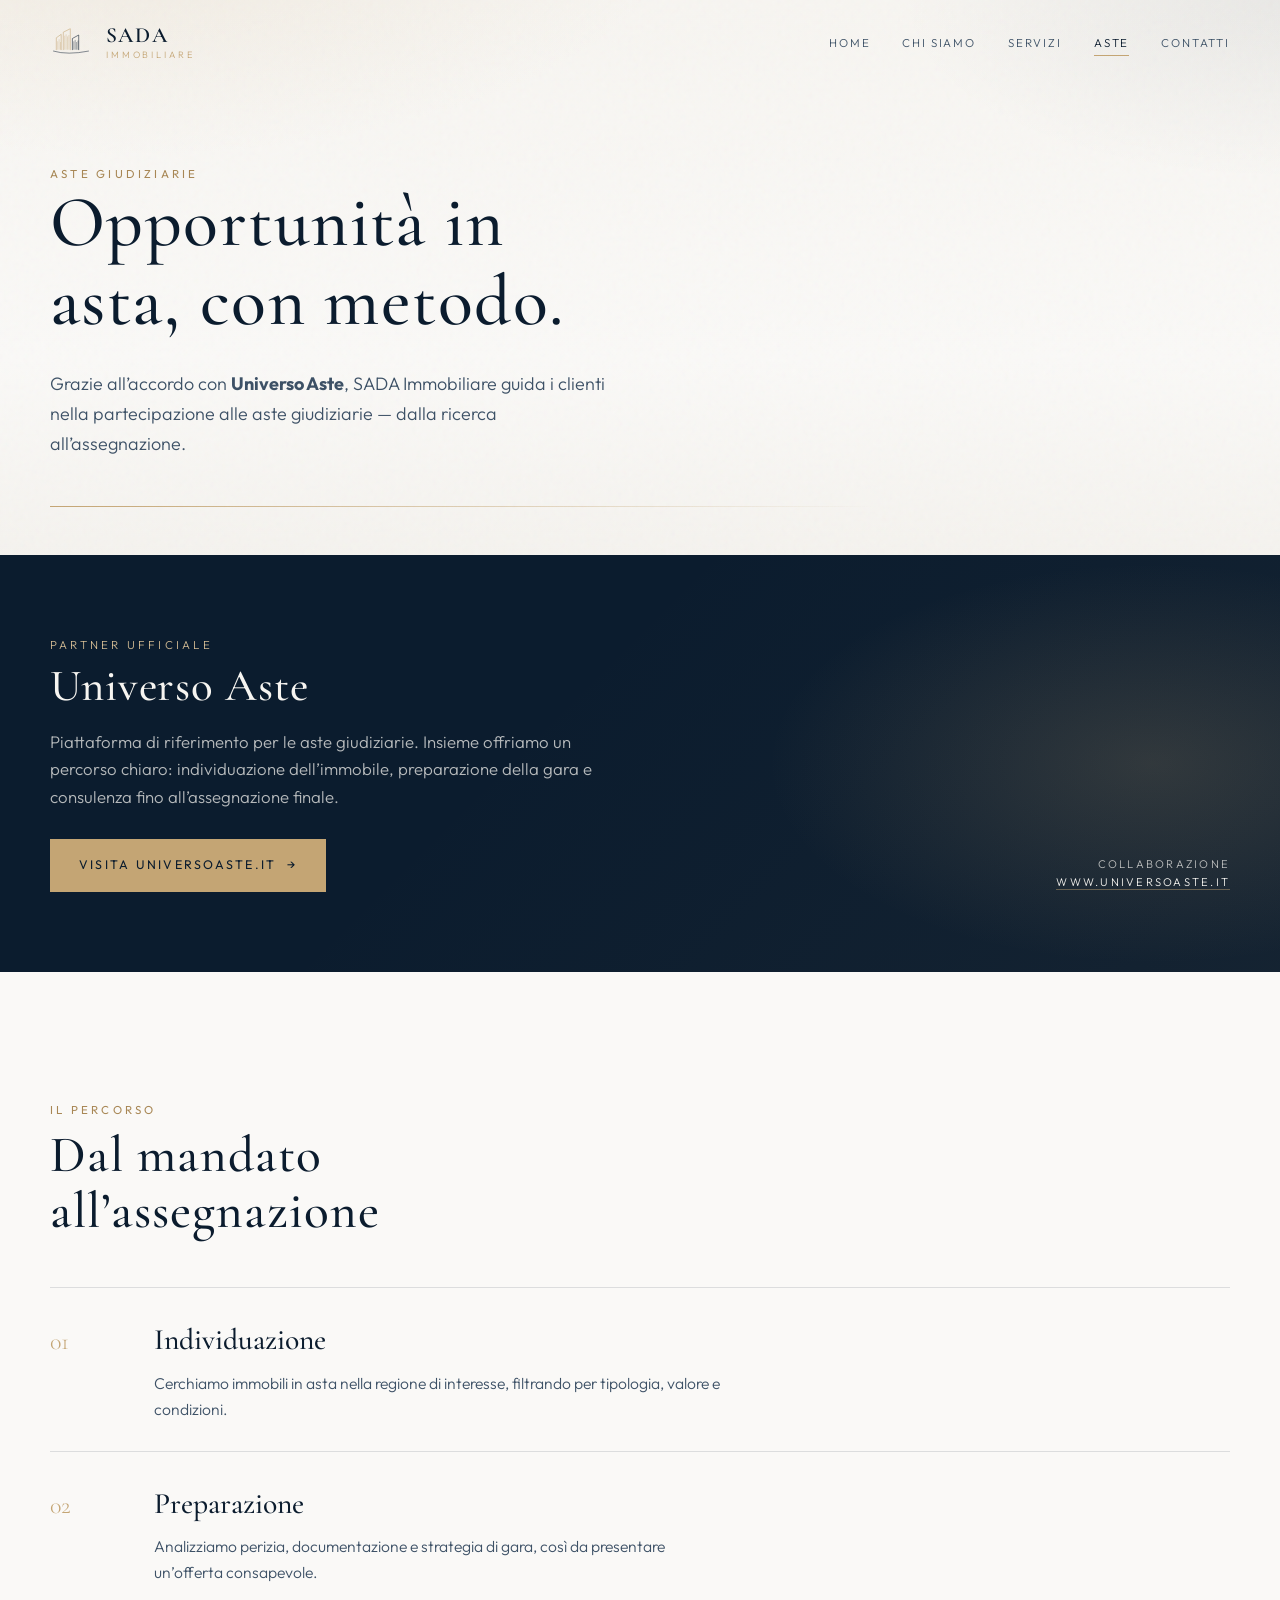
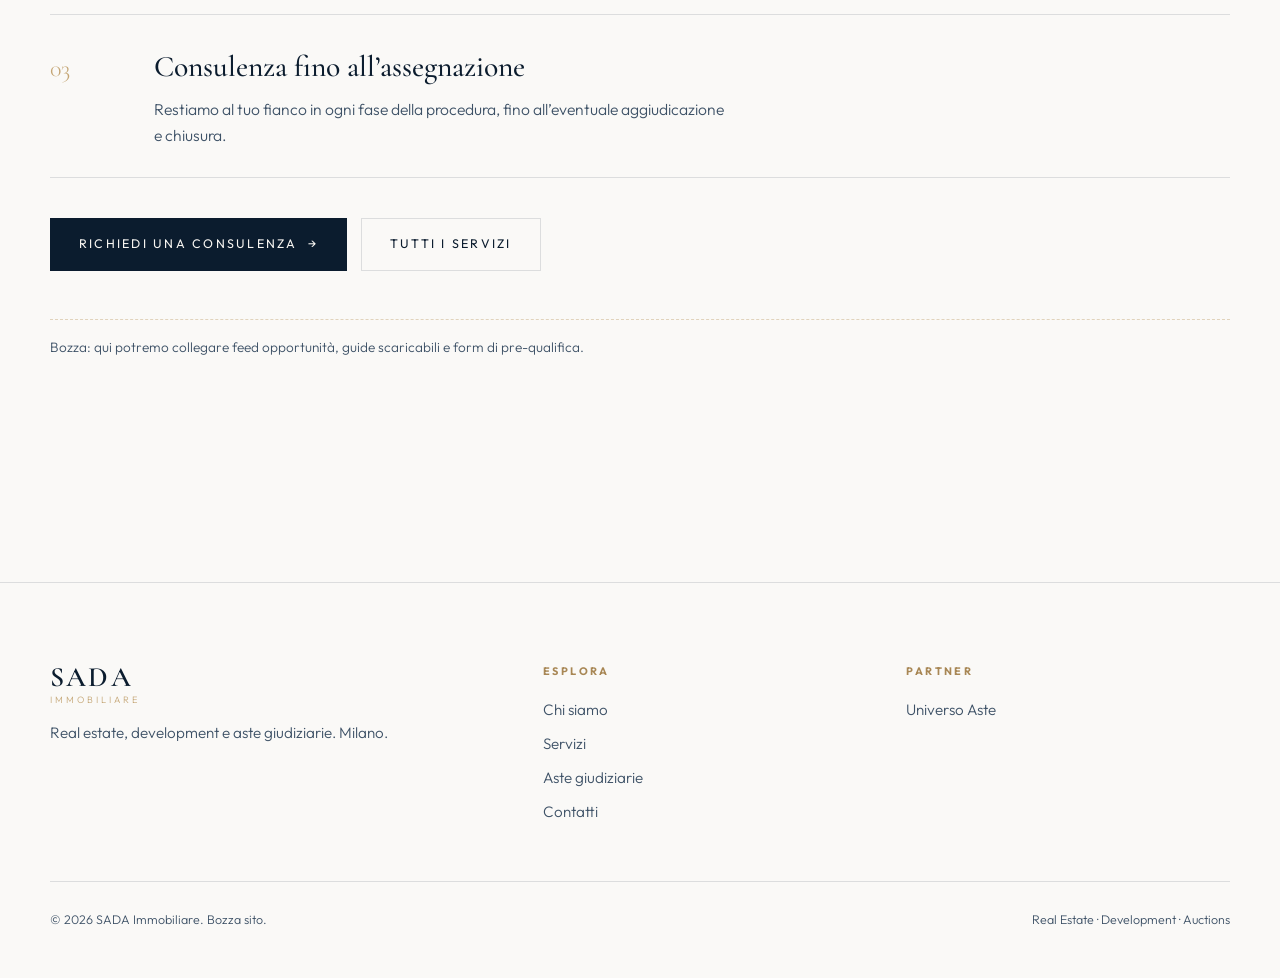
<file: aste.html>
<!DOCTYPE html>
<html lang="it">
<head>
  <meta charset="UTF-8" />
  <meta name="viewport" content="width=device-width, initial-scale=1" />
  <title>Aste giudiziarie — SADA Immobiliare</title>
  <meta name="description" content="SADA Immobiliare e Universo Aste: supporto completo alle aste giudiziarie a Milano." />
  <link rel="preconnect" href="https://fonts.googleapis.com" />
  <link rel="preconnect" href="https://fonts.gstatic.com" crossorigin />
  <link href="https://fonts.googleapis.com/css2?family=Cormorant+Garamond:ital,wght@0,400;0,500;0,600;1,400&family=Outfit:wght@300;400;500&display=swap" rel="stylesheet" />
  <link rel="stylesheet" href="css/styles.css" />
</head>
<body>
  <div class="atmosphere" aria-hidden="true"></div>

  <header class="site-header">
    <div class="wrap">
      <a class="brand" href="index.html" aria-label="SADA Immobiliare — Home">
        <svg class="brand__mark" viewBox="0 0 120 100" fill="none" aria-hidden="true">
          <path class="logo-stroke logo-stroke--gold" d="M18 72 V38 L32 28 V72" stroke="#C4A574" stroke-width="1.6" fill="none" stroke-linecap="round" stroke-linejoin="round"/>
          <path class="logo-stroke logo-stroke--gold" d="M22 72 V48 M26 72 V42 M30 72 V50" stroke="#C4A574" stroke-width="1" fill="none"/>
          <path class="logo-stroke logo-stroke--gold" d="M38 72 V22 L58 12 V72" stroke="#C4A574" stroke-width="1.6" fill="none" stroke-linecap="round" stroke-linejoin="round"/>
          <path class="logo-stroke logo-stroke--gold" d="M42 72 V32 M46 72 V28 M50 72 V34 M54 72 V30" stroke="#C4A574" stroke-width="1" fill="none"/>
          <path class="logo-stroke logo-stroke--navy" d="M64 72 V40 L82 30 V72" stroke="#0B1C2E" stroke-width="1.6" fill="none" stroke-linecap="round" stroke-linejoin="round"/>
          <path class="logo-stroke logo-stroke--navy" d="M68 72 V48 M72 72 V44 M76 72 V50 M80 72 V46" stroke="#0B1C2E" stroke-width="1" fill="none"/>
          <path class="logo-stroke logo-stroke--arc" d="M10 76 Q50 88 110 76" stroke="#0B1C2E" stroke-width="1.4" fill="none" stroke-linecap="round"/>
        </svg>
        <span class="brand__wordmark">
          <span class="brand__name">SADA</span>
          <span class="brand__sub">Immobiliare</span>
        </span>
      </a>
      <button class="nav-toggle" type="button" aria-label="Apri menu" aria-expanded="false">
        <span></span><span></span><span></span>
      </button>
      <nav class="nav" aria-label="Principale">
        <a href="index.html">Home</a>
        <a href="chi-siamo.html">Chi siamo</a>
        <a href="servizi.html">Servizi</a>
        <a href="aste.html" aria-current="page">Aste</a>
        <a href="contatti.html">Contatti</a>
      </nav>
    </div>
  </header>

  <main>
    <header class="page-hero">
      <div class="wrap" data-animate>
        <p class="eyebrow">Aste giudiziarie</p>
        <h1 class="display">Opportunità in asta, con metodo.</h1>
        <p class="lede">
          Grazie all’accordo con <strong>Universo Aste</strong>, SADA Immobiliare guida i clienti
          nella partecipazione alle aste giudiziarie — dalla ricerca all’assegnazione.
        </p>
        <div class="page-hero__rule" aria-hidden="true"></div>
      </div>
    </header>

    <section class="partner" data-animate>
      <div class="wrap">
        <div>
          <p class="eyebrow">Partner ufficiale</p>
          <h2 class="display">Universo Aste</h2>
          <p>
            Piattaforma di riferimento per le aste giudiziarie. Insieme offriamo un percorso
            chiaro: individuazione dell’immobile, preparazione della gara e consulenza
            fino all’assegnazione finale.
          </p>
          <div class="btn-group">
            <a class="btn btn--gold" href="https://www.universoaste.it" target="_blank" rel="noopener noreferrer">
              Visita universoaste.it <span class="arrow">→</span>
            </a>
          </div>
        </div>
        <p class="partner__meta">
          Collaborazione<br />
          <a href="https://www.universoaste.it" target="_blank" rel="noopener noreferrer">www.universoaste.it</a>
        </p>
      </div>
    </section>

    <section class="section">
      <div class="wrap">
        <div class="section-head" data-animate>
          <p class="eyebrow">Il percorso</p>
          <h2 class="display">Dal mandato all’assegnazione</h2>
        </div>

        <div class="service-list" data-animate>
          <article class="service-row">
            <span class="service-row__num">01</span>
            <div>
              <h3 class="service-row__title">Individuazione</h3>
              <p class="service-row__desc">Cerchiamo immobili in asta nella regione di interesse, filtrando per tipologia, valore e condizioni.</p>
            </div>
          </article>
          <article class="service-row">
            <span class="service-row__num">02</span>
            <div>
              <h3 class="service-row__title">Preparazione</h3>
              <p class="service-row__desc">Analizziamo perizia, documentazione e strategia di gara, così da presentare un’offerta consapevole.</p>
            </div>
          </article>
          <article class="service-row">
            <span class="service-row__num">03</span>
            <div>
              <h3 class="service-row__title">Consulenza fino all’assegnazione</h3>
              <p class="service-row__desc">Restiamo al tuo fianco in ogni fase della procedura, fino all’eventuale aggiudicazione e chiusura.</p>
            </div>
          </article>
        </div>

        <div class="btn-group" style="margin-top: 2.5rem;" data-animate>
          <a class="btn btn--gold" href="contatti.html">Richiedi una consulenza <span class="arrow">→</span></a>
          <a class="btn btn--ghost" href="servizi.html">Tutti i servizi</a>
        </div>

        <p class="draft-note" data-animate>
          Bozza: qui potremo collegare feed opportunità, guide scaricabili e form di pre-qualifica.
        </p>
      </div>
    </section>
  </main>

  <footer class="site-footer">
    <div class="wrap">
      <div class="footer-top">
        <div class="footer-brand">
          <div class="brand__wordmark">
            <span class="brand__name">SADA</span>
            <span class="brand__sub">Immobiliare</span>
          </div>
          <p>Real estate, development e aste giudiziarie. Milano.</p>
        </div>
        <div class="footer-col">
          <h4>Esplora</h4>
          <a href="chi-siamo.html">Chi siamo</a>
          <a href="servizi.html">Servizi</a>
          <a href="aste.html">Aste giudiziarie</a>
          <a href="contatti.html">Contatti</a>
        </div>
        <div class="footer-col">
          <h4>Partner</h4>
          <a href="https://www.universoaste.it" target="_blank" rel="noopener noreferrer">Universo Aste</a>
        </div>
      </div>
      <div class="footer-bottom">
        <span>© <span id="y"></span> SADA Immobiliare. Bozza sito.</span>
        <span>Real Estate · Development · Auctions</span>
      </div>
    </div>
  </footer>

  <script>document.getElementById("y").textContent = new Date().getFullYear();</script>
  <script src="js/main.js"></script>
</body>
</html>
</file>
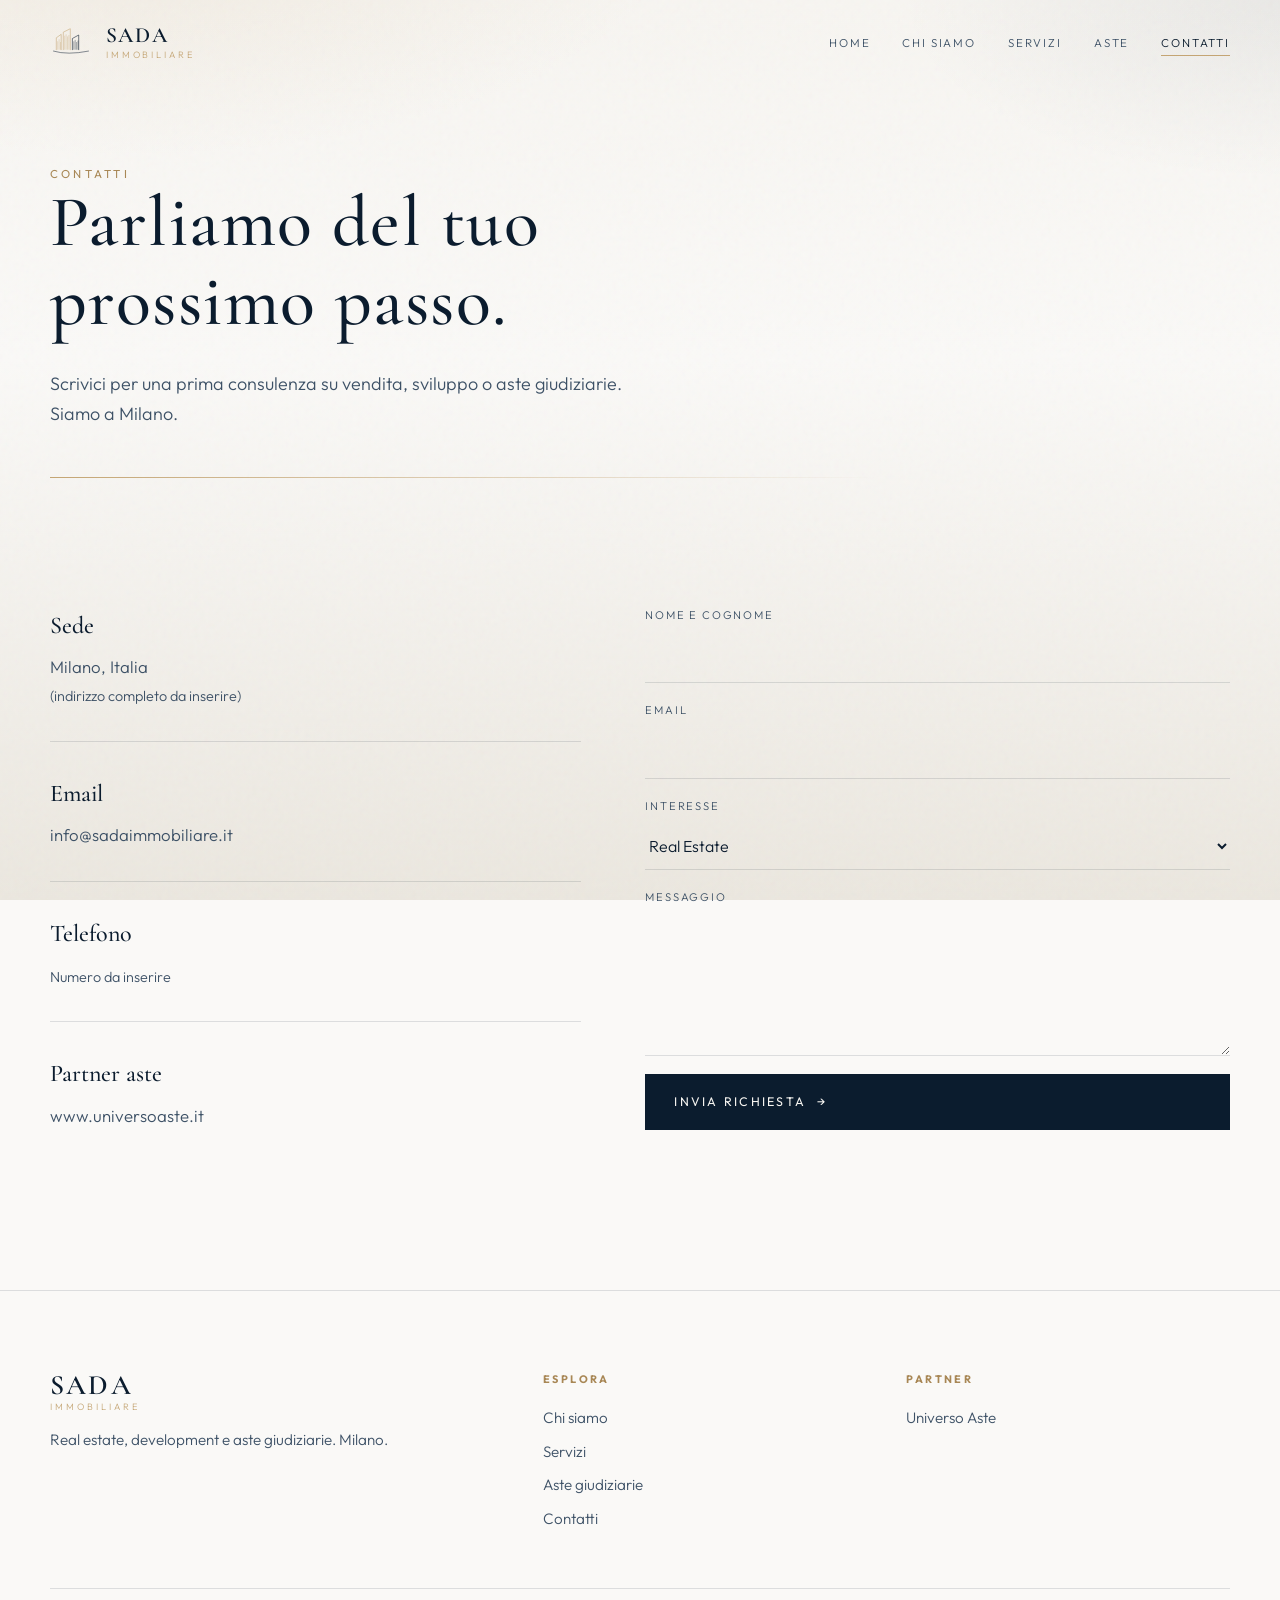
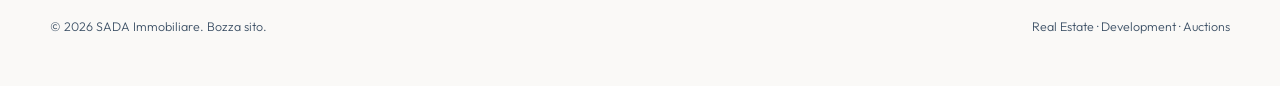
<file: contatti.html>
<!DOCTYPE html>
<html lang="it">
<head>
  <meta charset="UTF-8" />
  <meta name="viewport" content="width=device-width, initial-scale=1" />
  <title>Contatti — SADA Immobiliare</title>
  <meta name="description" content="Contatta SADA Immobiliare a Milano per real estate, development e aste giudiziarie." />
  <link rel="preconnect" href="https://fonts.googleapis.com" />
  <link rel="preconnect" href="https://fonts.gstatic.com" crossorigin />
  <link href="https://fonts.googleapis.com/css2?family=Cormorant+Garamond:ital,wght@0,400;0,500;0,600;1,400&family=Outfit:wght@300;400;500&display=swap" rel="stylesheet" />
  <link rel="stylesheet" href="css/styles.css" />
</head>
<body>
  <div class="atmosphere" aria-hidden="true"></div>

  <header class="site-header">
    <div class="wrap">
      <a class="brand" href="index.html" aria-label="SADA Immobiliare — Home">
        <svg class="brand__mark" viewBox="0 0 120 100" fill="none" aria-hidden="true">
          <path class="logo-stroke logo-stroke--gold" d="M18 72 V38 L32 28 V72" stroke="#C4A574" stroke-width="1.6" fill="none" stroke-linecap="round" stroke-linejoin="round"/>
          <path class="logo-stroke logo-stroke--gold" d="M22 72 V48 M26 72 V42 M30 72 V50" stroke="#C4A574" stroke-width="1" fill="none"/>
          <path class="logo-stroke logo-stroke--gold" d="M38 72 V22 L58 12 V72" stroke="#C4A574" stroke-width="1.6" fill="none" stroke-linecap="round" stroke-linejoin="round"/>
          <path class="logo-stroke logo-stroke--gold" d="M42 72 V32 M46 72 V28 M50 72 V34 M54 72 V30" stroke="#C4A574" stroke-width="1" fill="none"/>
          <path class="logo-stroke logo-stroke--navy" d="M64 72 V40 L82 30 V72" stroke="#0B1C2E" stroke-width="1.6" fill="none" stroke-linecap="round" stroke-linejoin="round"/>
          <path class="logo-stroke logo-stroke--navy" d="M68 72 V48 M72 72 V44 M76 72 V50 M80 72 V46" stroke="#0B1C2E" stroke-width="1" fill="none"/>
          <path class="logo-stroke logo-stroke--arc" d="M10 76 Q50 88 110 76" stroke="#0B1C2E" stroke-width="1.4" fill="none" stroke-linecap="round"/>
        </svg>
        <span class="brand__wordmark">
          <span class="brand__name">SADA</span>
          <span class="brand__sub">Immobiliare</span>
        </span>
      </a>
      <button class="nav-toggle" type="button" aria-label="Apri menu" aria-expanded="false">
        <span></span><span></span><span></span>
      </button>
      <nav class="nav" aria-label="Principale">
        <a href="index.html">Home</a>
        <a href="chi-siamo.html">Chi siamo</a>
        <a href="servizi.html">Servizi</a>
        <a href="aste.html">Aste</a>
        <a href="contatti.html" aria-current="page">Contatti</a>
      </nav>
    </div>
  </header>

  <main>
    <header class="page-hero">
      <div class="wrap" data-animate>
        <p class="eyebrow">Contatti</p>
        <h1 class="display">Parliamo del tuo prossimo passo.</h1>
        <p class="lede">
          Scrivici per una prima consulenza su vendita, sviluppo o aste giudiziarie.
          Siamo a Milano.
        </p>
        <div class="page-hero__rule" aria-hidden="true"></div>
      </div>
    </header>

    <section class="section section--tight">
      <div class="wrap">
        <div class="contact-grid" data-animate>
          <div>
            <div class="contact-block">
              <h3>Sede</h3>
              <p>Milano, Italia<br /><span style="font-size: 0.9rem;">(indirizzo completo da inserire)</span></p>
            </div>
            <div class="contact-block">
              <h3>Email</h3>
              <p><a href="mailto:info@sadaimmobiliare.it">info@sadaimmobiliare.it</a></p>
            </div>
            <div class="contact-block">
              <h3>Telefono</h3>
              <p><span style="font-size: 0.9rem;">Numero da inserire</span></p>
            </div>
            <div class="contact-block">
              <h3>Partner aste</h3>
              <p><a href="https://www.universoaste.it" target="_blank" rel="noopener noreferrer">www.universoaste.it</a></p>
            </div>
          </div>

          <form class="form" id="contact-form" novalidate>
            <label>
              Nome e cognome
              <input type="text" name="name" autocomplete="name" required />
            </label>
            <label>
              Email
              <input type="email" name="email" autocomplete="email" required />
            </label>
            <label>
              Interesse
              <select name="interest">
                <option value="real-estate">Real Estate</option>
                <option value="development">Development</option>
                <option value="auctions">Aste giudiziarie</option>
                <option value="altro">Altro</option>
              </select>
            </label>
            <label>
              Messaggio
              <textarea name="message" required></textarea>
            </label>
            <button class="btn btn--gold" type="submit">Invia richiesta <span class="arrow">→</span></button>
            <p class="form-note" hidden aria-live="polite"></p>
          </form>
        </div>
      </div>
    </section>
  </main>

  <footer class="site-footer">
    <div class="wrap">
      <div class="footer-top">
        <div class="footer-brand">
          <div class="brand__wordmark">
            <span class="brand__name">SADA</span>
            <span class="brand__sub">Immobiliare</span>
          </div>
          <p>Real estate, development e aste giudiziarie. Milano.</p>
        </div>
        <div class="footer-col">
          <h4>Esplora</h4>
          <a href="chi-siamo.html">Chi siamo</a>
          <a href="servizi.html">Servizi</a>
          <a href="aste.html">Aste giudiziarie</a>
          <a href="contatti.html">Contatti</a>
        </div>
        <div class="footer-col">
          <h4>Partner</h4>
          <a href="https://www.universoaste.it" target="_blank" rel="noopener noreferrer">Universo Aste</a>
        </div>
      </div>
      <div class="footer-bottom">
        <span>© <span id="y"></span> SADA Immobiliare. Bozza sito.</span>
        <span>Real Estate · Development · Auctions</span>
      </div>
    </div>
  </footer>

  <script>document.getElementById("y").textContent = new Date().getFullYear();</script>
  <script src="js/main.js"></script>
</body>
</html>
</file>
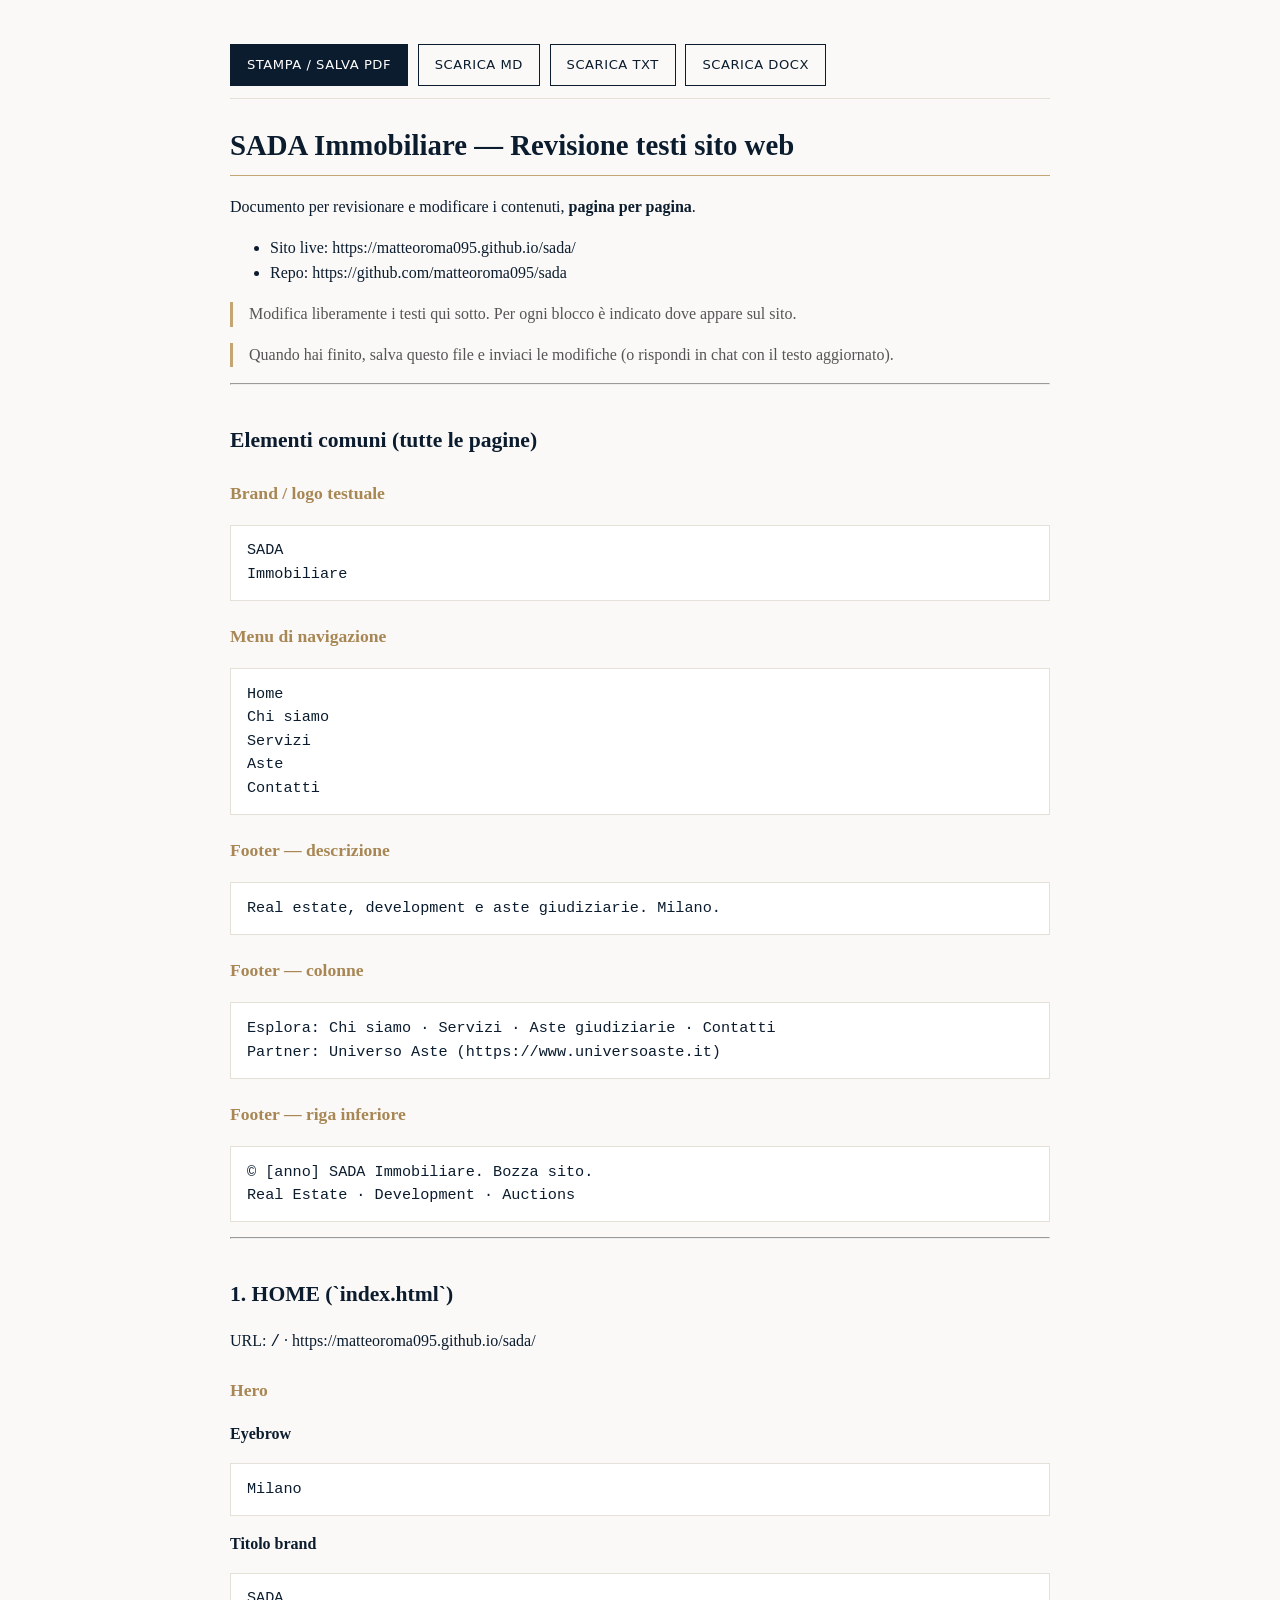
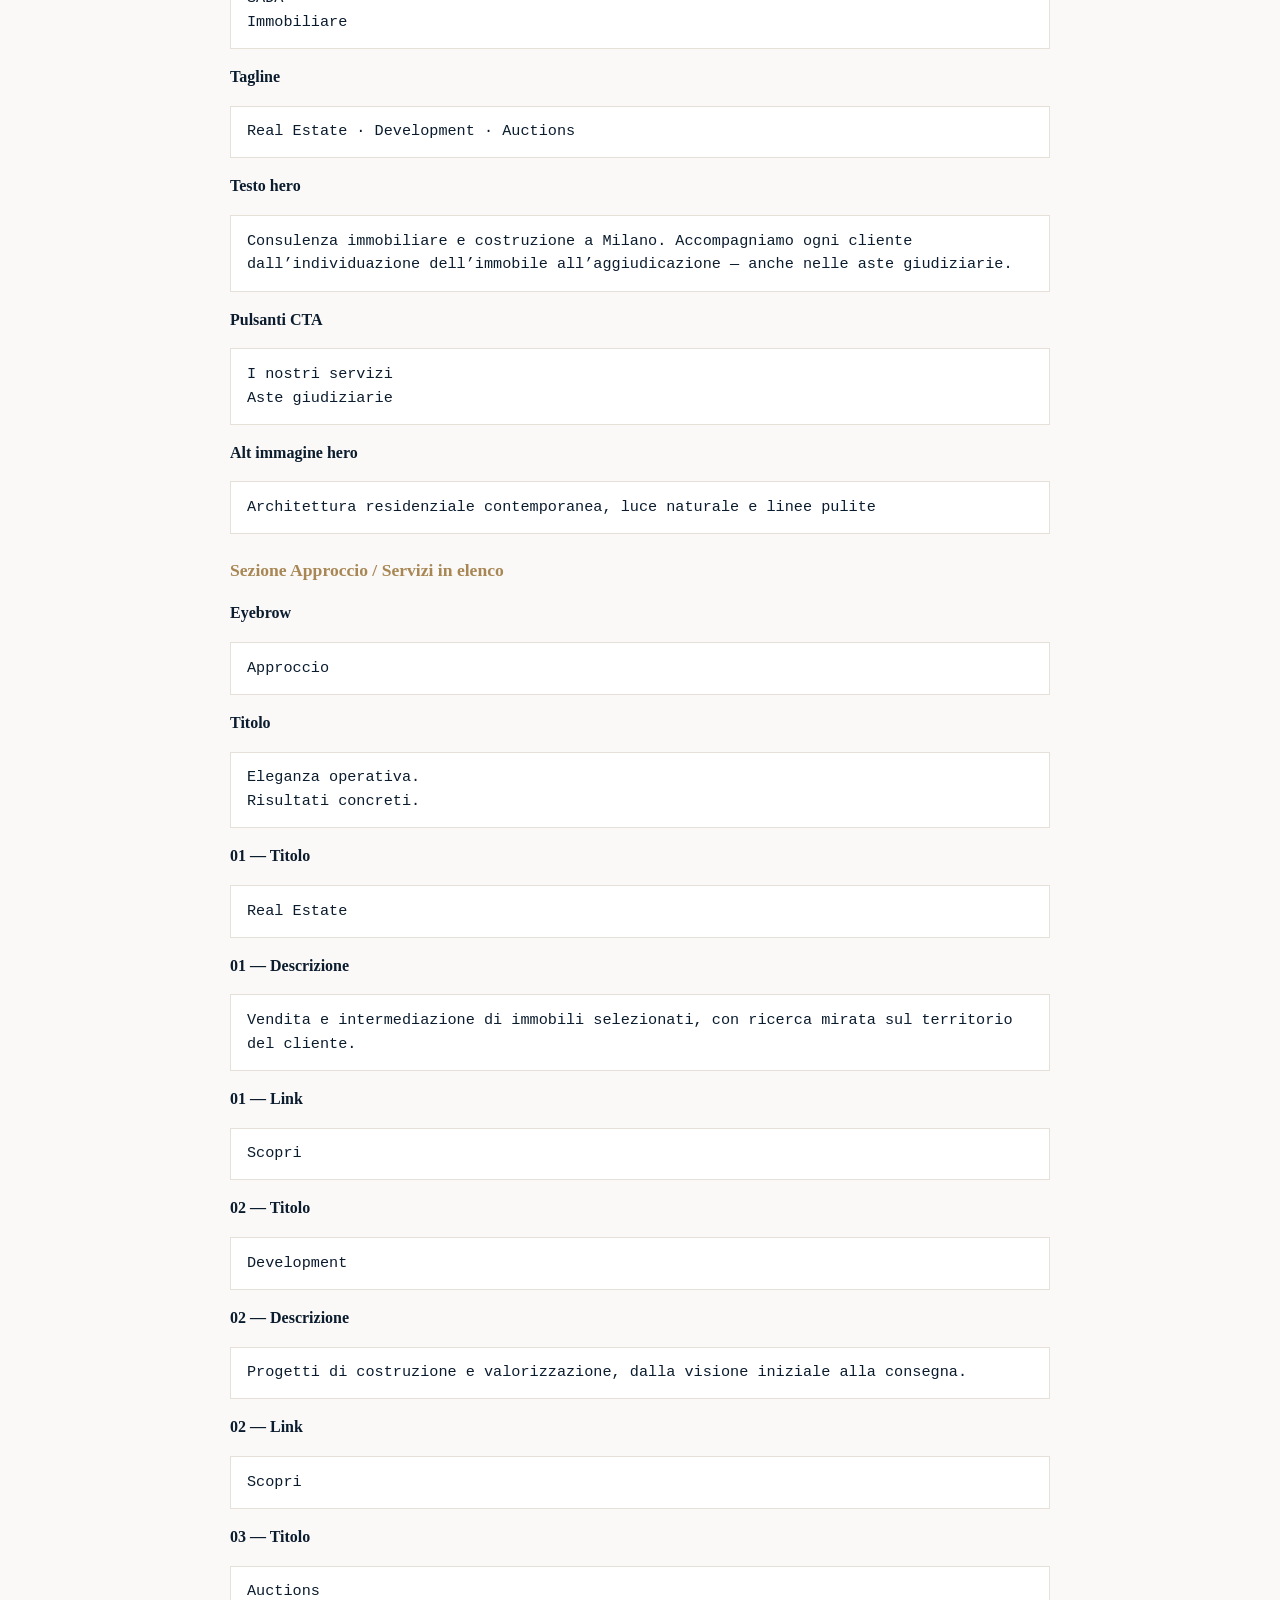
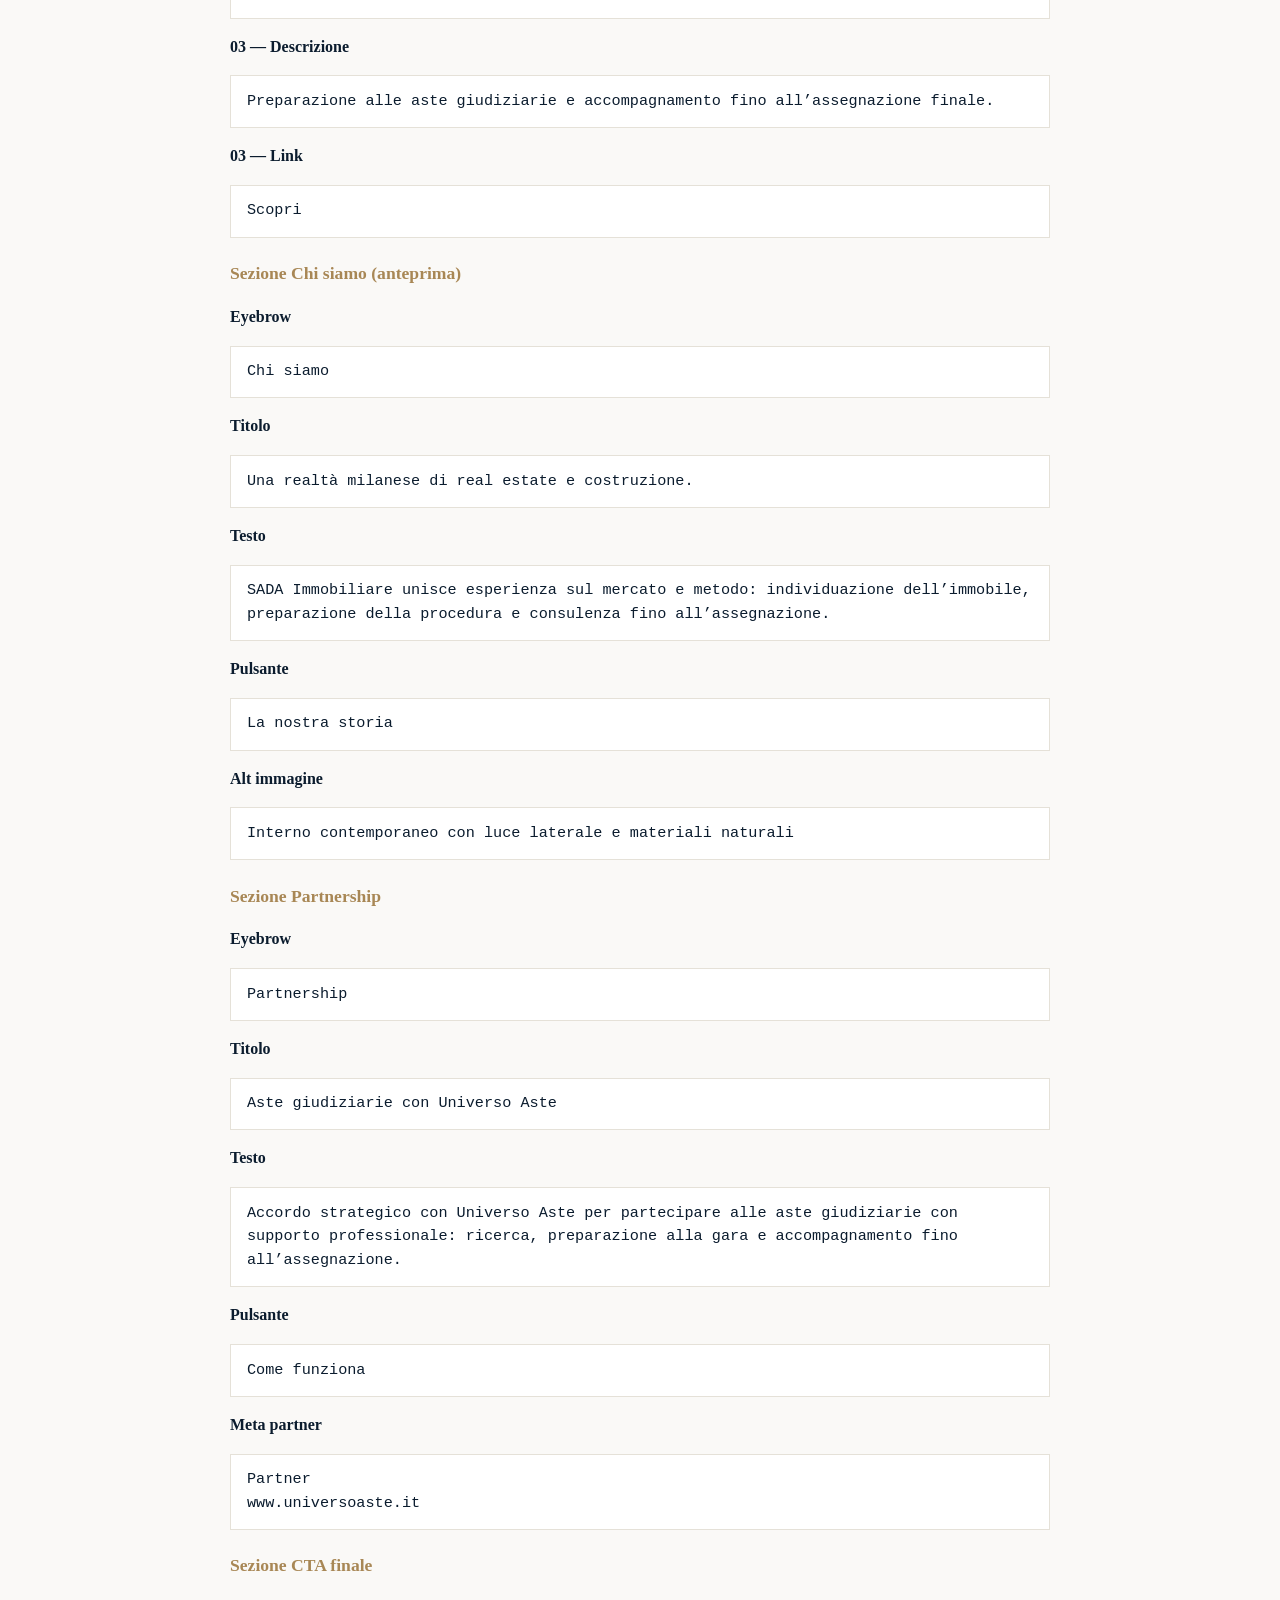
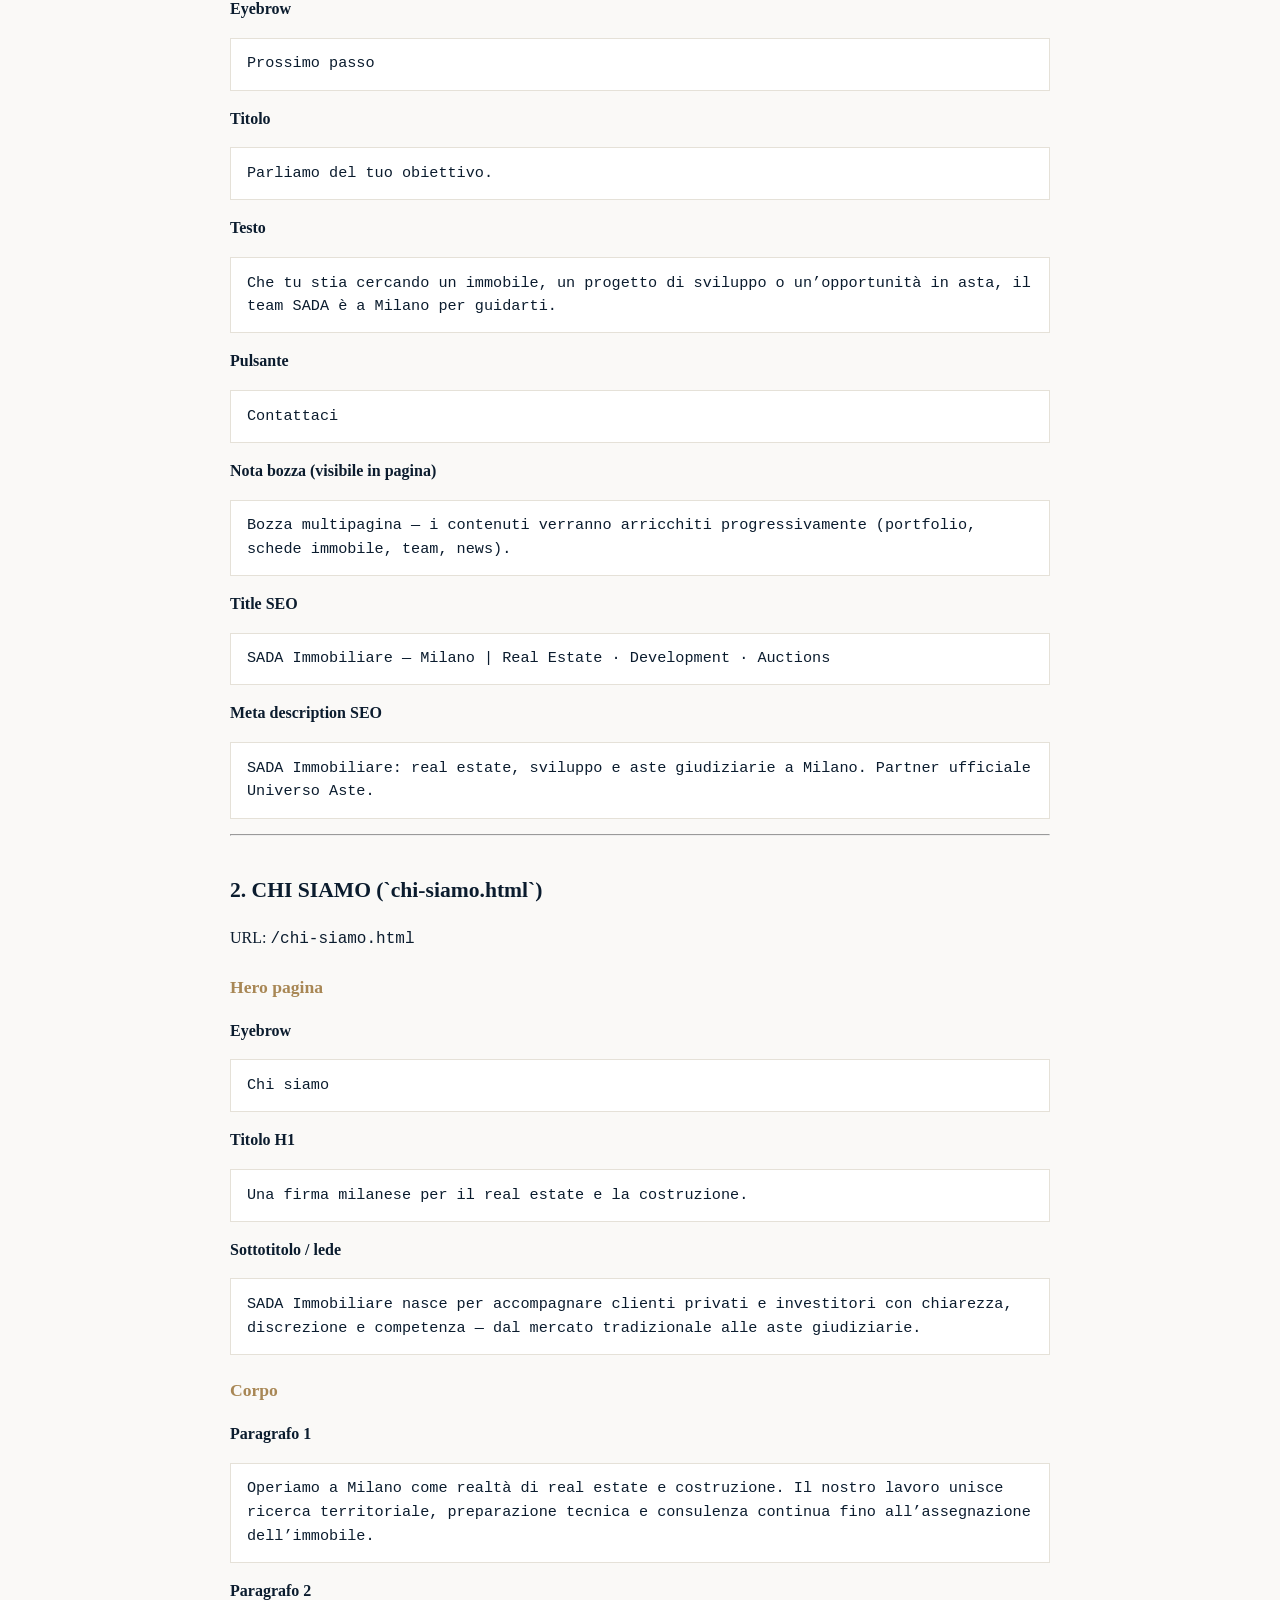
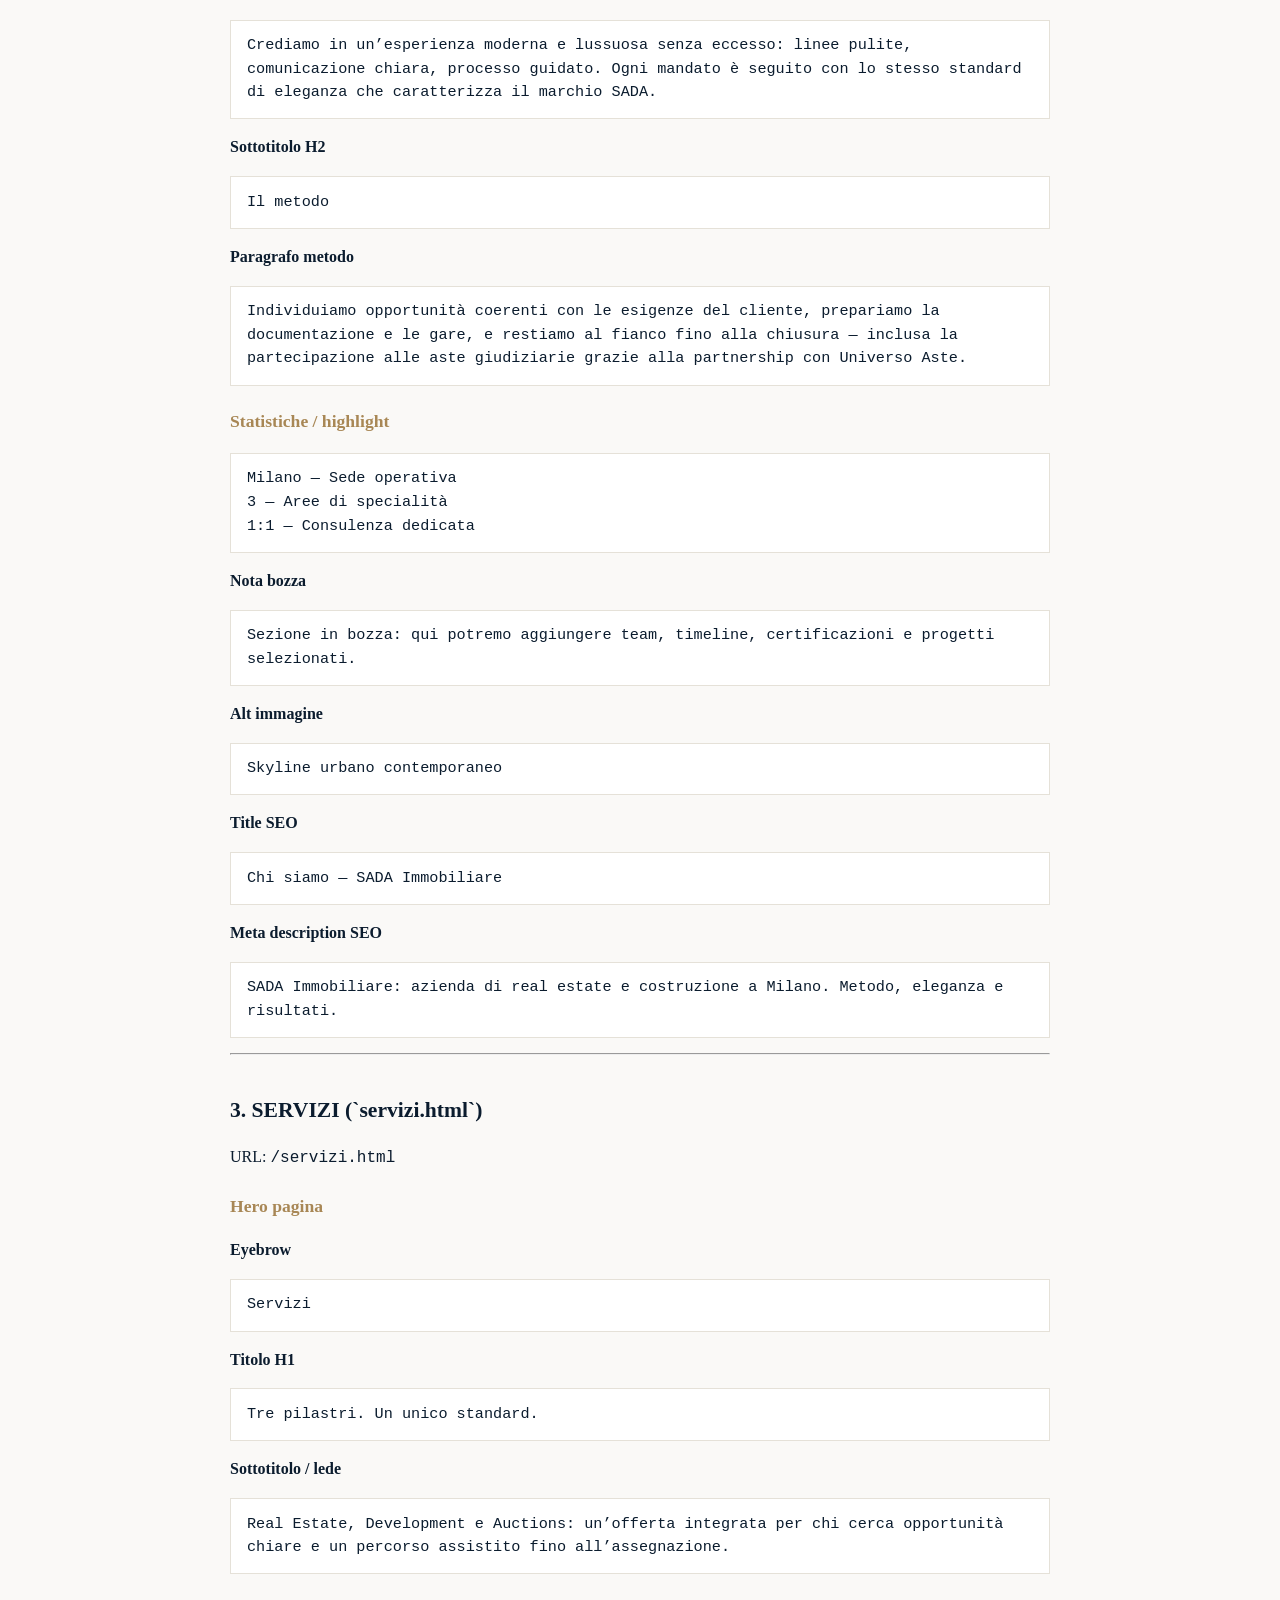
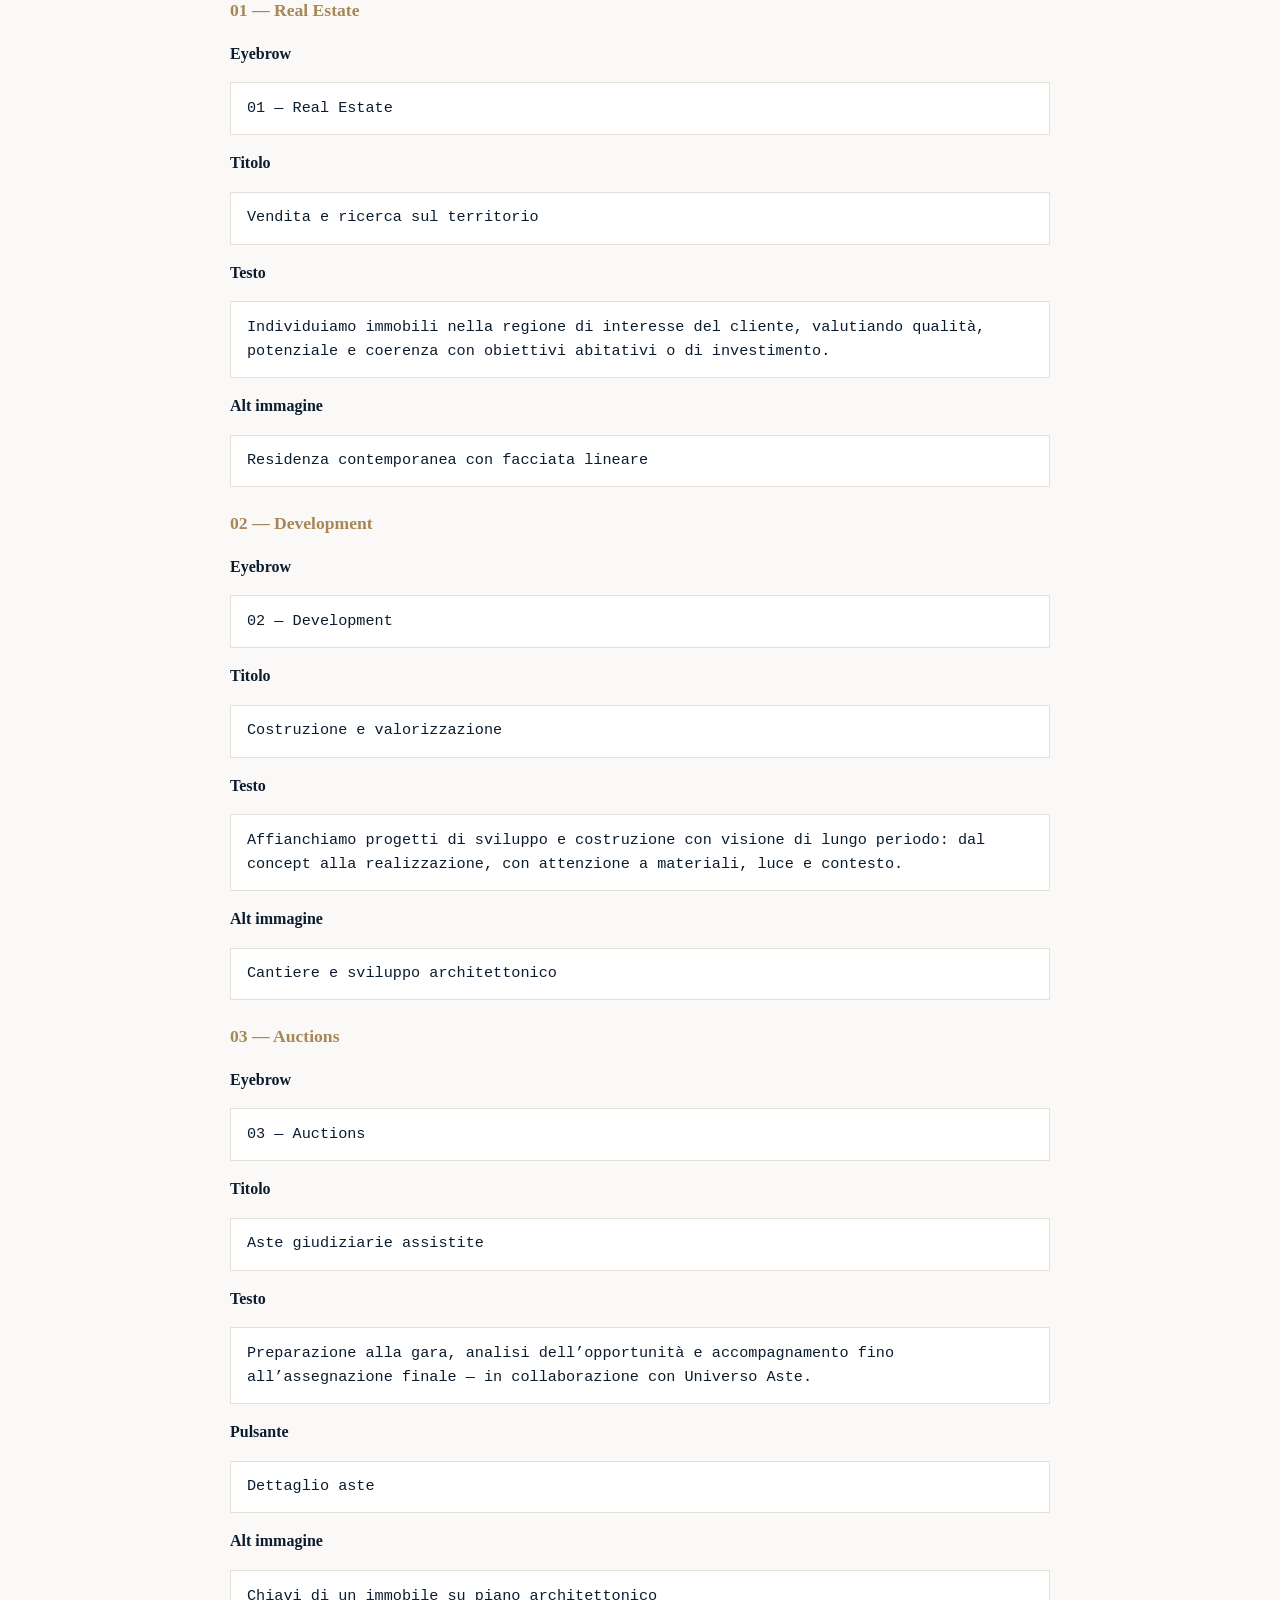
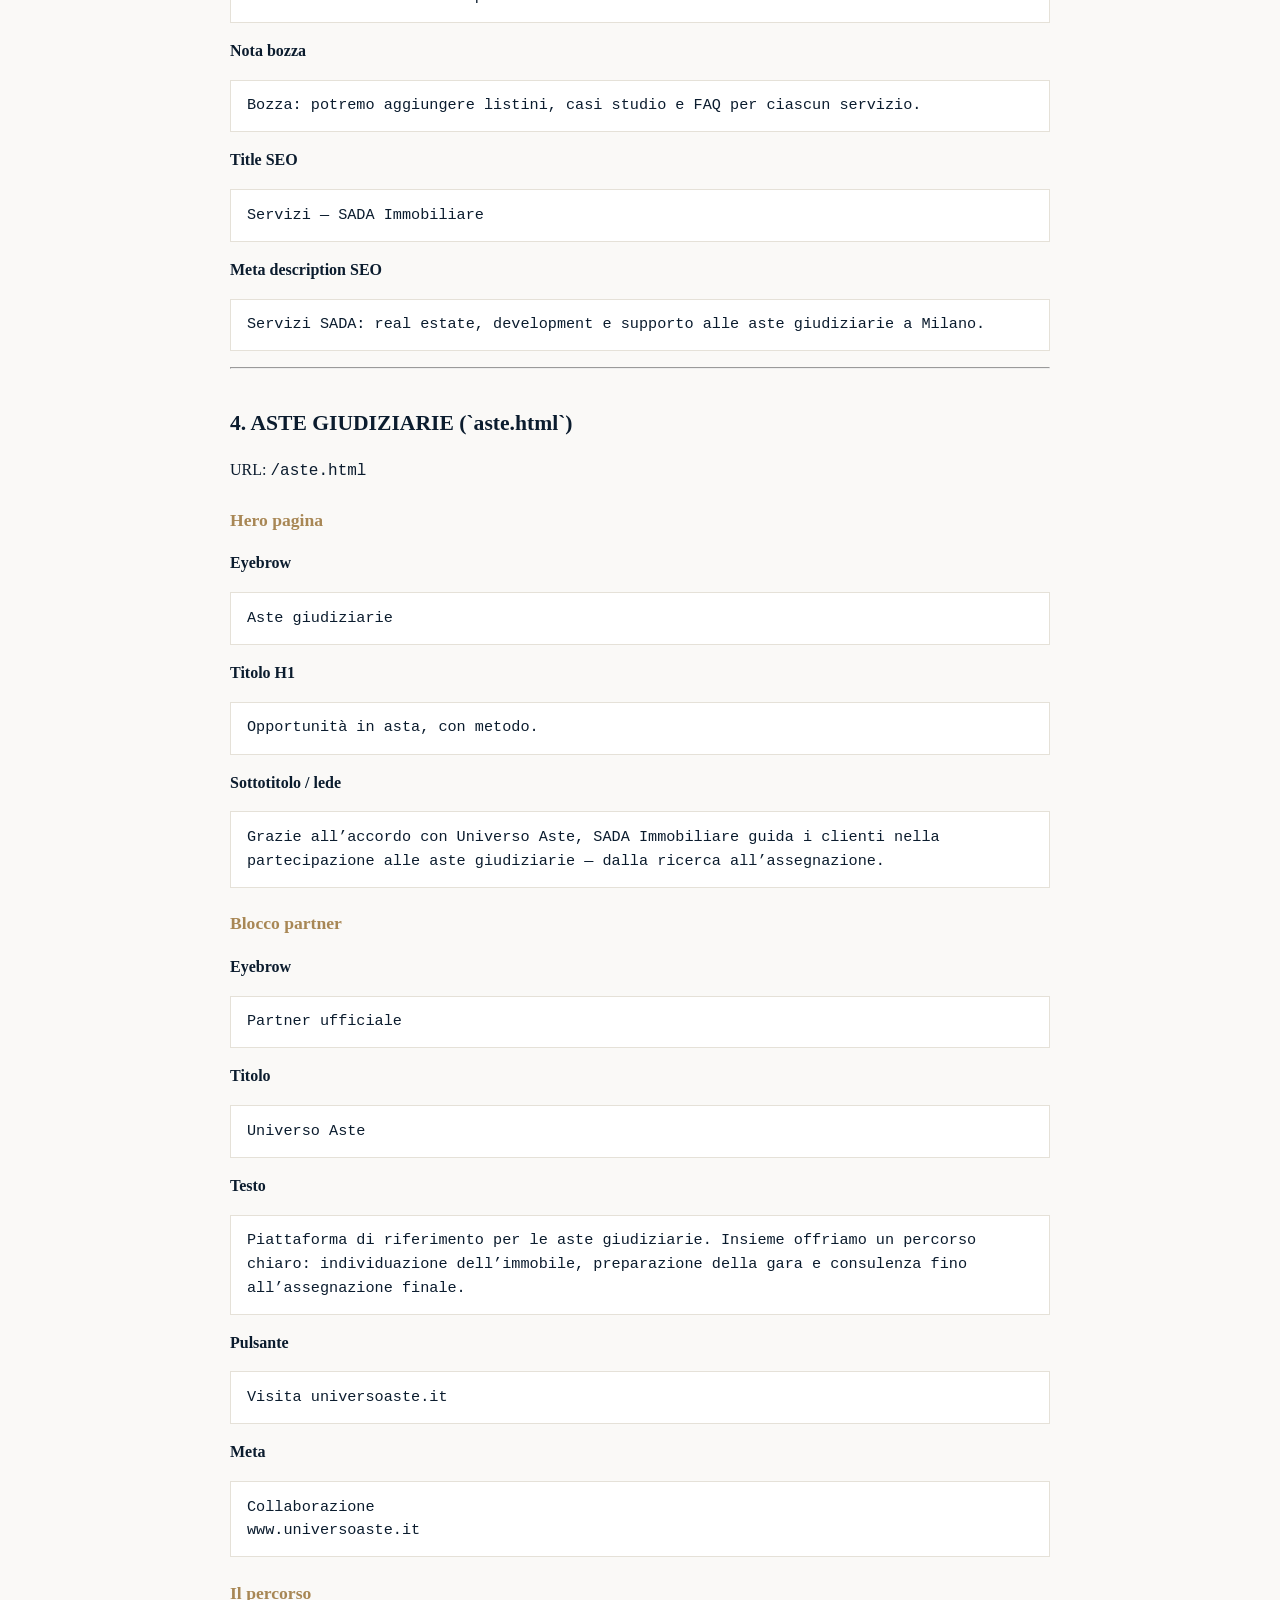
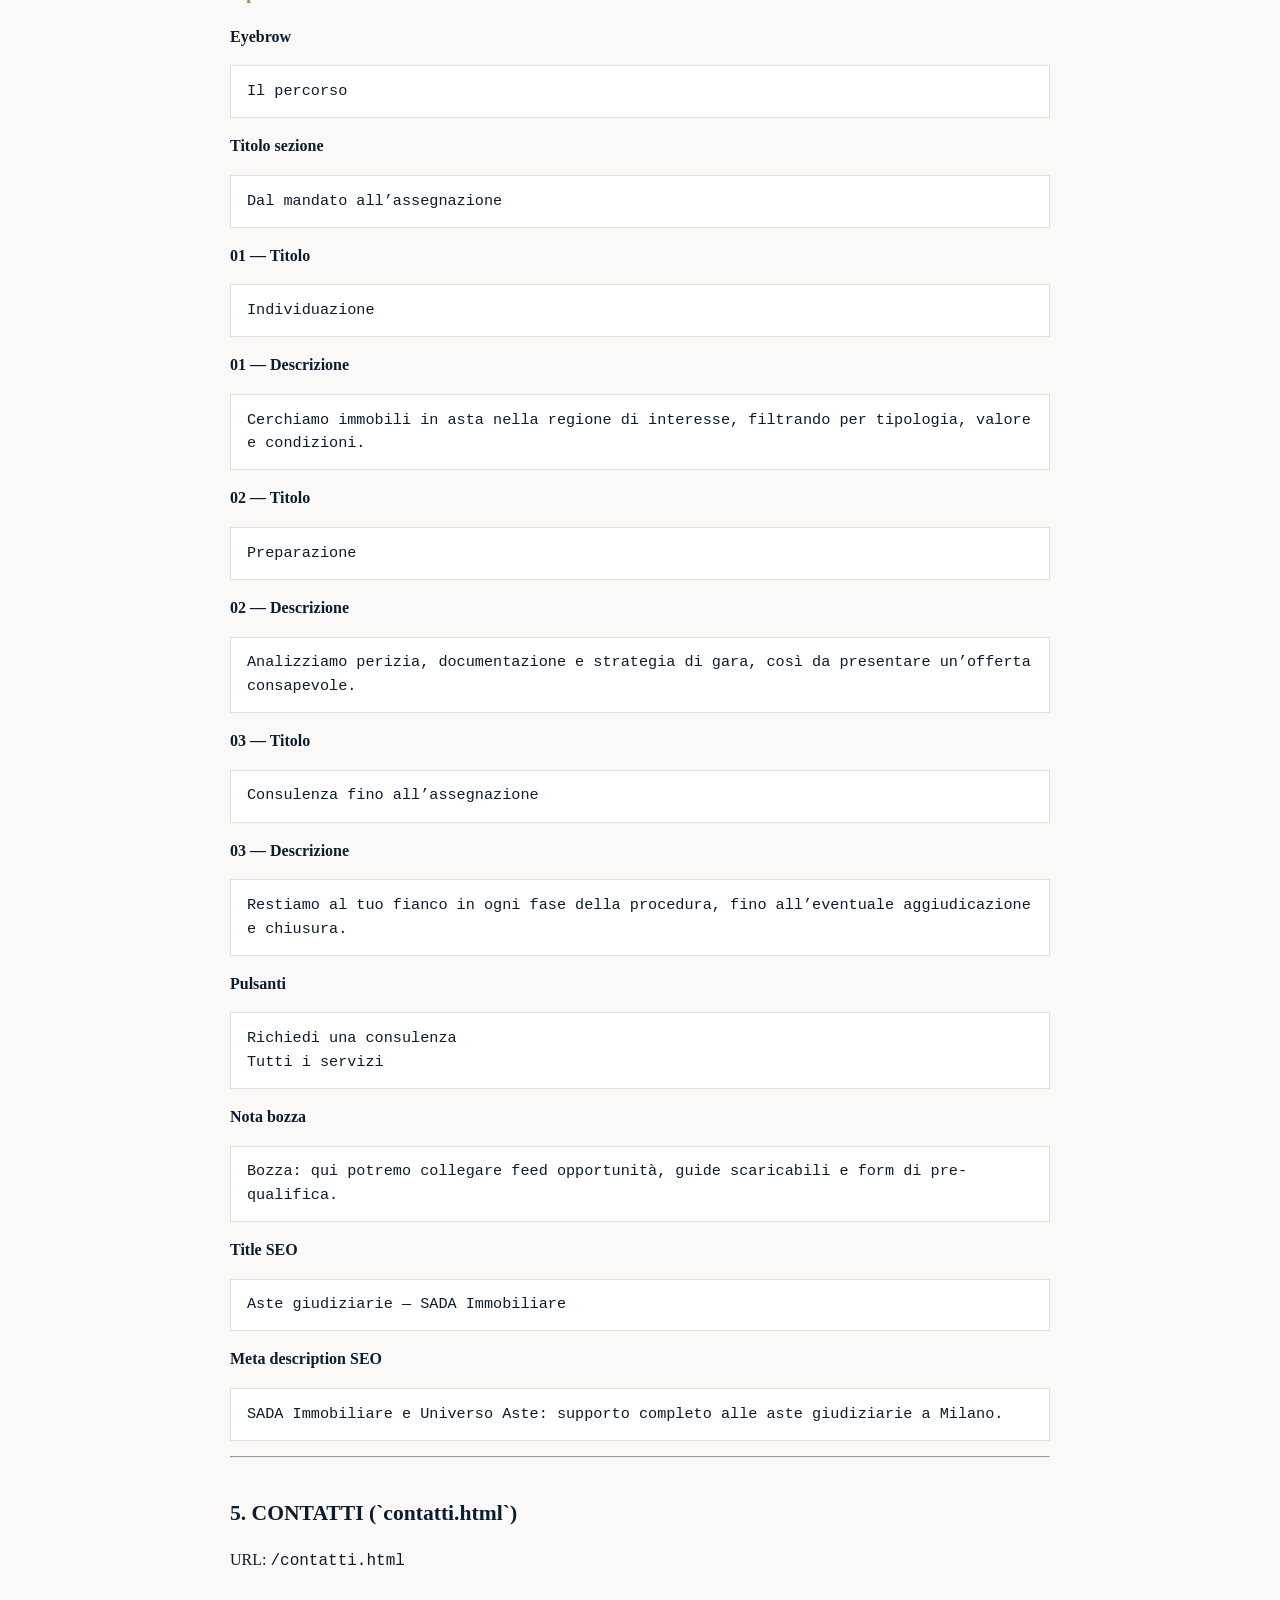
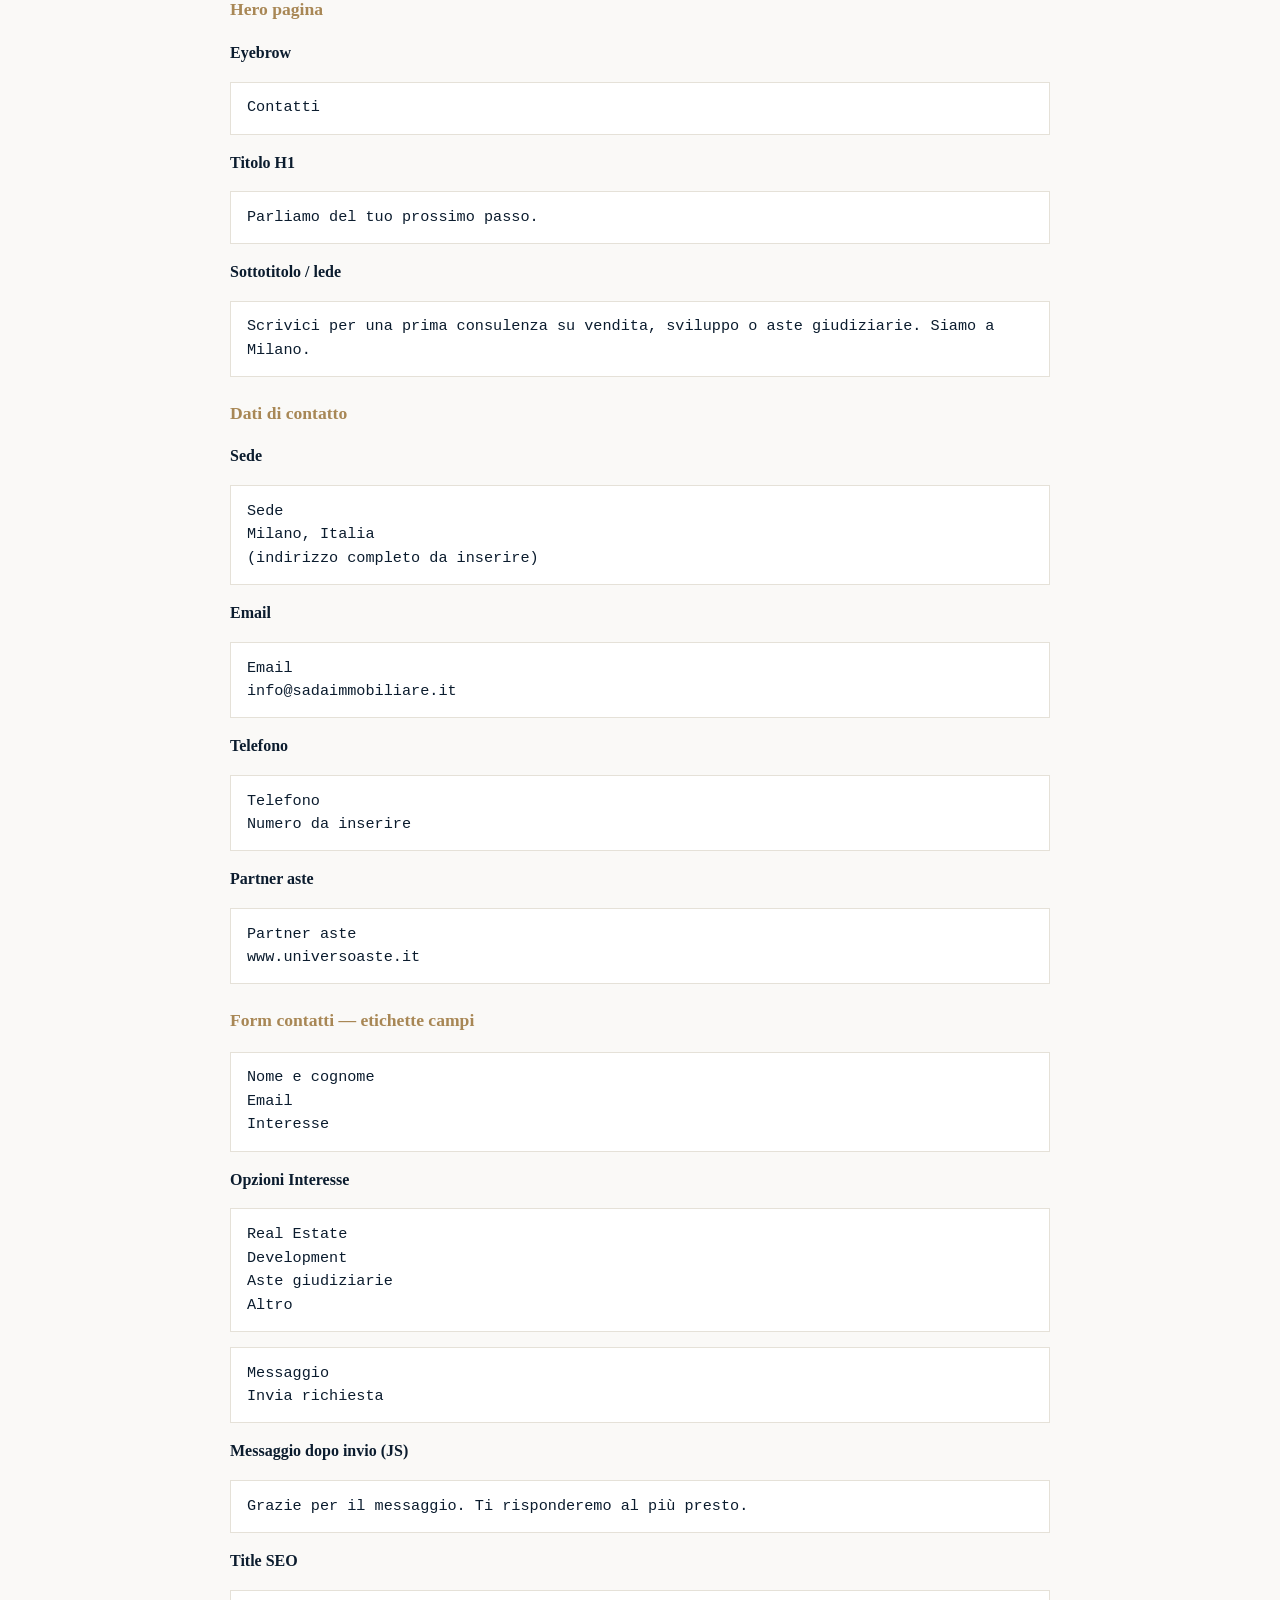
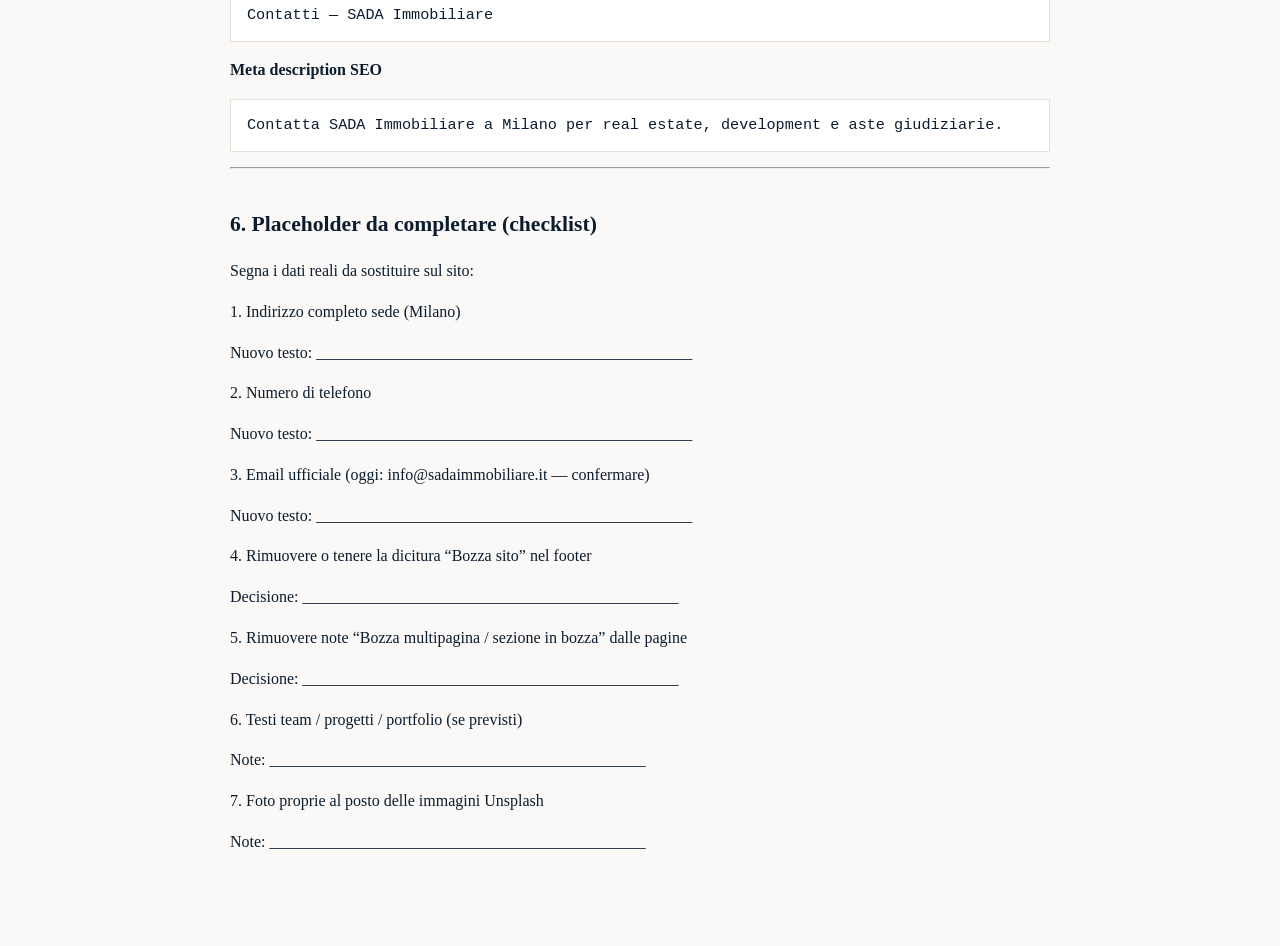
<file: revisione-testi.html>
<!DOCTYPE html>
<html lang="it">
<head>
<meta charset="UTF-8"/>
<meta name="viewport" content="width=device-width, initial-scale=1"/>
<title>SADA Immobiliare — Revisione testi</title>
<style>
  body { font-family: Georgia, "Times New Roman", serif; max-width: 820px; margin: 2rem auto; padding: 0 1.25rem 3rem; line-height: 1.55; color: #0b1c2e; background: #faf9f7; }
  h1 { font-size: 1.8rem; border-bottom: 1px solid #c4a574; padding-bottom: .5rem; }
  h2 { margin-top: 2.4rem; font-size: 1.35rem; }
  h3 { color: #a88755; font-size: 1.1rem; margin-top: 1.4rem; }
  pre { background: #fff; border: 1px solid #e5e1d8; padding: .85rem 1rem; white-space: pre-wrap; font-family: Consolas, monospace; font-size: .95rem; }
  code { font-family: Consolas, monospace; }
  blockquote { border-left: 3px solid #c4a574; margin-left: 0; padding-left: 1rem; color: #555; }
  .actions { position: sticky; top: 0; z-index: 2; background: rgba(250,249,247,.96); padding: .75rem 0; border-bottom: 1px solid #e5e1d8; margin: 0 0 1.5rem; display: flex; gap: .6rem; flex-wrap: wrap; }
  .actions button, .actions a { font-family: system-ui, sans-serif; font-size: .82rem; letter-spacing: .04em; text-transform: uppercase; padding: .6rem 1rem; border: 1px solid #0b1c2e; background: #0b1c2e; color: #fff; text-decoration: none; cursor: pointer; }
  .actions a.secondary { background: transparent; color: #0b1c2e; }
  @media print { .actions { display: none; } body { background: #fff; } }
</style>
</head>
<body>
<div class="actions">
  <button type="button" onclick="window.print()">Stampa / Salva PDF</button>
  <a class="secondary" href="SADA_Immobiliare_revisione_testi.md" download>Scarica MD</a>
  <a class="secondary" href="SADA_Immobiliare_revisione_testi.txt" download>Scarica TXT</a>
  <a class="secondary" href="SADA_Immobiliare_revisione_testi.docx" download>Scarica DOCX</a>
</div>
<h1>SADA Immobiliare — Revisione testi sito web</h1>
<p>Documento per revisionare e modificare i contenuti, <strong>pagina per pagina</strong>.</p>
<ul>
<li>Sito live: https://matteoroma095.github.io/sada/</li>
<li>Repo: https://github.com/matteoroma095/sada</li>
</ul>
<blockquote>Modifica liberamente i testi qui sotto. Per ogni blocco è indicato dove appare sul sito.</blockquote>
<blockquote>Quando hai finito, salva questo file e inviaci le modifiche (o rispondi in chat con il testo aggiornato).</blockquote>
<hr/>
<h2>Elementi comuni (tutte le pagine)</h2>
<h3>Brand / logo testuale</h3>
<pre><code>SADA
Immobiliare</code></pre>
<h3>Menu di navigazione</h3>
<pre><code>Home
Chi siamo
Servizi
Aste
Contatti</code></pre>
<h3>Footer — descrizione</h3>
<pre><code>Real estate, development e aste giudiziarie. Milano.</code></pre>
<h3>Footer — colonne</h3>
<pre><code>Esplora: Chi siamo · Servizi · Aste giudiziarie · Contatti
Partner: Universo Aste (https://www.universoaste.it)</code></pre>
<h3>Footer — riga inferiore</h3>
<pre><code>© [anno] SADA Immobiliare. Bozza sito.
Real Estate · Development · Auctions</code></pre>
<hr/>
<h2>1. HOME (`index.html`)</h2>
<p>URL: <code>/</code> · https://matteoroma095.github.io/sada/</p>
<h3>Hero</h3>
<p><strong>Eyebrow</strong></p>
<pre><code>Milano</code></pre>
<p><strong>Titolo brand</strong></p>
<pre><code>SADA
Immobiliare</code></pre>
<p><strong>Tagline</strong></p>
<pre><code>Real Estate · Development · Auctions</code></pre>
<p><strong>Testo hero</strong></p>
<pre><code>Consulenza immobiliare e costruzione a Milano. Accompagniamo ogni cliente dall’individuazione dell’immobile all’aggiudicazione — anche nelle aste giudiziarie.</code></pre>
<p><strong>Pulsanti CTA</strong></p>
<pre><code>I nostri servizi
Aste giudiziarie</code></pre>
<p><strong>Alt immagine hero</strong></p>
<pre><code>Architettura residenziale contemporanea, luce naturale e linee pulite</code></pre>
<h3>Sezione Approccio / Servizi in elenco</h3>
<p><strong>Eyebrow</strong></p>
<pre><code>Approccio</code></pre>
<p><strong>Titolo</strong></p>
<pre><code>Eleganza operativa.
Risultati concreti.</code></pre>
<p><strong>01 — Titolo</strong></p>
<pre><code>Real Estate</code></pre>
<p><strong>01 — Descrizione</strong></p>
<pre><code>Vendita e intermediazione di immobili selezionati, con ricerca mirata sul territorio del cliente.</code></pre>
<p><strong>01 — Link</strong></p>
<pre><code>Scopri</code></pre>
<p><strong>02 — Titolo</strong></p>
<pre><code>Development</code></pre>
<p><strong>02 — Descrizione</strong></p>
<pre><code>Progetti di costruzione e valorizzazione, dalla visione iniziale alla consegna.</code></pre>
<p><strong>02 — Link</strong></p>
<pre><code>Scopri</code></pre>
<p><strong>03 — Titolo</strong></p>
<pre><code>Auctions</code></pre>
<p><strong>03 — Descrizione</strong></p>
<pre><code>Preparazione alle aste giudiziarie e accompagnamento fino all’assegnazione finale.</code></pre>
<p><strong>03 — Link</strong></p>
<pre><code>Scopri</code></pre>
<h3>Sezione Chi siamo (anteprima)</h3>
<p><strong>Eyebrow</strong></p>
<pre><code>Chi siamo</code></pre>
<p><strong>Titolo</strong></p>
<pre><code>Una realtà milanese di real estate e costruzione.</code></pre>
<p><strong>Testo</strong></p>
<pre><code>SADA Immobiliare unisce esperienza sul mercato e metodo: individuazione dell’immobile, preparazione della procedura e consulenza fino all’assegnazione.</code></pre>
<p><strong>Pulsante</strong></p>
<pre><code>La nostra storia</code></pre>
<p><strong>Alt immagine</strong></p>
<pre><code>Interno contemporaneo con luce laterale e materiali naturali</code></pre>
<h3>Sezione Partnership</h3>
<p><strong>Eyebrow</strong></p>
<pre><code>Partnership</code></pre>
<p><strong>Titolo</strong></p>
<pre><code>Aste giudiziarie con Universo Aste</code></pre>
<p><strong>Testo</strong></p>
<pre><code>Accordo strategico con Universo Aste per partecipare alle aste giudiziarie con supporto professionale: ricerca, preparazione alla gara e accompagnamento fino all’assegnazione.</code></pre>
<p><strong>Pulsante</strong></p>
<pre><code>Come funziona</code></pre>
<p><strong>Meta partner</strong></p>
<pre><code>Partner
www.universoaste.it</code></pre>
<h3>Sezione CTA finale</h3>
<p><strong>Eyebrow</strong></p>
<pre><code>Prossimo passo</code></pre>
<p><strong>Titolo</strong></p>
<pre><code>Parliamo del tuo obiettivo.</code></pre>
<p><strong>Testo</strong></p>
<pre><code>Che tu stia cercando un immobile, un progetto di sviluppo o un’opportunità in asta, il team SADA è a Milano per guidarti.</code></pre>
<p><strong>Pulsante</strong></p>
<pre><code>Contattaci</code></pre>
<p><strong>Nota bozza (visibile in pagina)</strong></p>
<pre><code>Bozza multipagina — i contenuti verranno arricchiti progressivamente (portfolio, schede immobile, team, news).</code></pre>
<p><strong>Title SEO</strong></p>
<pre><code>SADA Immobiliare — Milano | Real Estate · Development · Auctions</code></pre>
<p><strong>Meta description SEO</strong></p>
<pre><code>SADA Immobiliare: real estate, sviluppo e aste giudiziarie a Milano. Partner ufficiale Universo Aste.</code></pre>
<hr/>
<h2>2. CHI SIAMO (`chi-siamo.html`)</h2>
<p>URL: <code>/chi-siamo.html</code></p>
<h3>Hero pagina</h3>
<p><strong>Eyebrow</strong></p>
<pre><code>Chi siamo</code></pre>
<p><strong>Titolo H1</strong></p>
<pre><code>Una firma milanese per il real estate e la costruzione.</code></pre>
<p><strong>Sottotitolo / lede</strong></p>
<pre><code>SADA Immobiliare nasce per accompagnare clienti privati e investitori con chiarezza, discrezione e competenza — dal mercato tradizionale alle aste giudiziarie.</code></pre>
<h3>Corpo</h3>
<p><strong>Paragrafo 1</strong></p>
<pre><code>Operiamo a Milano come realtà di real estate e costruzione. Il nostro lavoro unisce ricerca territoriale, preparazione tecnica e consulenza continua fino all’assegnazione dell’immobile.</code></pre>
<p><strong>Paragrafo 2</strong></p>
<pre><code>Crediamo in un’esperienza moderna e lussuosa senza eccesso: linee pulite, comunicazione chiara, processo guidato. Ogni mandato è seguito con lo stesso standard di eleganza che caratterizza il marchio SADA.</code></pre>
<p><strong>Sottotitolo H2</strong></p>
<pre><code>Il metodo</code></pre>
<p><strong>Paragrafo metodo</strong></p>
<pre><code>Individuiamo opportunità coerenti con le esigenze del cliente, prepariamo la documentazione e le gare, e restiamo al fianco fino alla chiusura — inclusa la partecipazione alle aste giudiziarie grazie alla partnership con Universo Aste.</code></pre>
<h3>Statistiche / highlight</h3>
<pre><code>Milano — Sede operativa
3 — Aree di specialità
1:1 — Consulenza dedicata</code></pre>
<p><strong>Nota bozza</strong></p>
<pre><code>Sezione in bozza: qui potremo aggiungere team, timeline, certificazioni e progetti selezionati.</code></pre>
<p><strong>Alt immagine</strong></p>
<pre><code>Skyline urbano contemporaneo</code></pre>
<p><strong>Title SEO</strong></p>
<pre><code>Chi siamo — SADA Immobiliare</code></pre>
<p><strong>Meta description SEO</strong></p>
<pre><code>SADA Immobiliare: azienda di real estate e costruzione a Milano. Metodo, eleganza e risultati.</code></pre>
<hr/>
<h2>3. SERVIZI (`servizi.html`)</h2>
<p>URL: <code>/servizi.html</code></p>
<h3>Hero pagina</h3>
<p><strong>Eyebrow</strong></p>
<pre><code>Servizi</code></pre>
<p><strong>Titolo H1</strong></p>
<pre><code>Tre pilastri. Un unico standard.</code></pre>
<p><strong>Sottotitolo / lede</strong></p>
<pre><code>Real Estate, Development e Auctions: un’offerta integrata per chi cerca opportunità chiare e un percorso assistito fino all’assegnazione.</code></pre>
<h3>01 — Real Estate</h3>
<p><strong>Eyebrow</strong></p>
<pre><code>01 — Real Estate</code></pre>
<p><strong>Titolo</strong></p>
<pre><code>Vendita e ricerca sul territorio</code></pre>
<p><strong>Testo</strong></p>
<pre><code>Individuiamo immobili nella regione di interesse del cliente, valutiando qualità, potenziale e coerenza con obiettivi abitativi o di investimento.</code></pre>
<p><strong>Alt immagine</strong></p>
<pre><code>Residenza contemporanea con facciata lineare</code></pre>
<h3>02 — Development</h3>
<p><strong>Eyebrow</strong></p>
<pre><code>02 — Development</code></pre>
<p><strong>Titolo</strong></p>
<pre><code>Costruzione e valorizzazione</code></pre>
<p><strong>Testo</strong></p>
<pre><code>Affianchiamo progetti di sviluppo e costruzione con visione di lungo periodo: dal concept alla realizzazione, con attenzione a materiali, luce e contesto.</code></pre>
<p><strong>Alt immagine</strong></p>
<pre><code>Cantiere e sviluppo architettonico</code></pre>
<h3>03 — Auctions</h3>
<p><strong>Eyebrow</strong></p>
<pre><code>03 — Auctions</code></pre>
<p><strong>Titolo</strong></p>
<pre><code>Aste giudiziarie assistite</code></pre>
<p><strong>Testo</strong></p>
<pre><code>Preparazione alla gara, analisi dell’opportunità e accompagnamento fino all’assegnazione finale — in collaborazione con Universo Aste.</code></pre>
<p><strong>Pulsante</strong></p>
<pre><code>Dettaglio aste</code></pre>
<p><strong>Alt immagine</strong></p>
<pre><code>Chiavi di un immobile su piano architettonico</code></pre>
<p><strong>Nota bozza</strong></p>
<pre><code>Bozza: potremo aggiungere listini, casi studio e FAQ per ciascun servizio.</code></pre>
<p><strong>Title SEO</strong></p>
<pre><code>Servizi — SADA Immobiliare</code></pre>
<p><strong>Meta description SEO</strong></p>
<pre><code>Servizi SADA: real estate, development e supporto alle aste giudiziarie a Milano.</code></pre>
<hr/>
<h2>4. ASTE GIUDIZIARIE (`aste.html`)</h2>
<p>URL: <code>/aste.html</code></p>
<h3>Hero pagina</h3>
<p><strong>Eyebrow</strong></p>
<pre><code>Aste giudiziarie</code></pre>
<p><strong>Titolo H1</strong></p>
<pre><code>Opportunità in asta, con metodo.</code></pre>
<p><strong>Sottotitolo / lede</strong></p>
<pre><code>Grazie all’accordo con Universo Aste, SADA Immobiliare guida i clienti nella partecipazione alle aste giudiziarie — dalla ricerca all’assegnazione.</code></pre>
<h3>Blocco partner</h3>
<p><strong>Eyebrow</strong></p>
<pre><code>Partner ufficiale</code></pre>
<p><strong>Titolo</strong></p>
<pre><code>Universo Aste</code></pre>
<p><strong>Testo</strong></p>
<pre><code>Piattaforma di riferimento per le aste giudiziarie. Insieme offriamo un percorso chiaro: individuazione dell’immobile, preparazione della gara e consulenza fino all’assegnazione finale.</code></pre>
<p><strong>Pulsante</strong></p>
<pre><code>Visita universoaste.it</code></pre>
<p><strong>Meta</strong></p>
<pre><code>Collaborazione
www.universoaste.it</code></pre>
<h3>Il percorso</h3>
<p><strong>Eyebrow</strong></p>
<pre><code>Il percorso</code></pre>
<p><strong>Titolo sezione</strong></p>
<pre><code>Dal mandato all’assegnazione</code></pre>
<p><strong>01 — Titolo</strong></p>
<pre><code>Individuazione</code></pre>
<p><strong>01 — Descrizione</strong></p>
<pre><code>Cerchiamo immobili in asta nella regione di interesse, filtrando per tipologia, valore e condizioni.</code></pre>
<p><strong>02 — Titolo</strong></p>
<pre><code>Preparazione</code></pre>
<p><strong>02 — Descrizione</strong></p>
<pre><code>Analizziamo perizia, documentazione e strategia di gara, così da presentare un’offerta consapevole.</code></pre>
<p><strong>03 — Titolo</strong></p>
<pre><code>Consulenza fino all’assegnazione</code></pre>
<p><strong>03 — Descrizione</strong></p>
<pre><code>Restiamo al tuo fianco in ogni fase della procedura, fino all’eventuale aggiudicazione e chiusura.</code></pre>
<p><strong>Pulsanti</strong></p>
<pre><code>Richiedi una consulenza
Tutti i servizi</code></pre>
<p><strong>Nota bozza</strong></p>
<pre><code>Bozza: qui potremo collegare feed opportunità, guide scaricabili e form di pre-qualifica.</code></pre>
<p><strong>Title SEO</strong></p>
<pre><code>Aste giudiziarie — SADA Immobiliare</code></pre>
<p><strong>Meta description SEO</strong></p>
<pre><code>SADA Immobiliare e Universo Aste: supporto completo alle aste giudiziarie a Milano.</code></pre>
<hr/>
<h2>5. CONTATTI (`contatti.html`)</h2>
<p>URL: <code>/contatti.html</code></p>
<h3>Hero pagina</h3>
<p><strong>Eyebrow</strong></p>
<pre><code>Contatti</code></pre>
<p><strong>Titolo H1</strong></p>
<pre><code>Parliamo del tuo prossimo passo.</code></pre>
<p><strong>Sottotitolo / lede</strong></p>
<pre><code>Scrivici per una prima consulenza su vendita, sviluppo o aste giudiziarie. Siamo a Milano.</code></pre>
<h3>Dati di contatto</h3>
<p><strong>Sede</strong></p>
<pre><code>Sede
Milano, Italia
(indirizzo completo da inserire)</code></pre>
<p><strong>Email</strong></p>
<pre><code>Email
info@sadaimmobiliare.it</code></pre>
<p><strong>Telefono</strong></p>
<pre><code>Telefono
Numero da inserire</code></pre>
<p><strong>Partner aste</strong></p>
<pre><code>Partner aste
www.universoaste.it</code></pre>
<h3>Form contatti — etichette campi</h3>
<pre><code>Nome e cognome
Email
Interesse</code></pre>
<p><strong>Opzioni Interesse</strong></p>
<pre><code>Real Estate
Development
Aste giudiziarie
Altro</code></pre>
<pre><code>Messaggio
Invia richiesta</code></pre>
<p><strong>Messaggio dopo invio (JS)</strong></p>
<pre><code>Grazie per il messaggio. Ti risponderemo al più presto.</code></pre>
<p><strong>Title SEO</strong></p>
<pre><code>Contatti — SADA Immobiliare</code></pre>
<p><strong>Meta description SEO</strong></p>
<pre><code>Contatta SADA Immobiliare a Milano per real estate, development e aste giudiziarie.</code></pre>
<hr/>
<h2>6. Placeholder da completare (checklist)</h2>
<p>Segna i dati reali da sostituire sul sito:</p>
<p>1. Indirizzo completo sede (Milano)  </p>
<p>   Nuovo testo: _______________________________________________</p>
<p>2. Numero di telefono  </p>
<p>   Nuovo testo: _______________________________________________</p>
<p>3. Email ufficiale (oggi: info@sadaimmobiliare.it — confermare)  </p>
<p>   Nuovo testo: _______________________________________________</p>
<p>4. Rimuovere o tenere la dicitura “Bozza sito” nel footer  </p>
<p>   Decisione: _______________________________________________</p>
<p>5. Rimuovere note “Bozza multipagina / sezione in bozza” dalle pagine  </p>
<p>   Decisione: _______________________________________________</p>
<p>6. Testi team / progetti / portfolio (se previsti)  </p>
<p>   Note: _______________________________________________</p>
<p>7. Foto proprie al posto delle immagini Unsplash  </p>
<p>   Note: _______________________________________________</p>
</body>
</html>
</file>
<file: css/styles.css>
/* ============================================================
   SADA Immobiliare — draft design system
   Navy + champagne gold · serif / sans · light gallery luxury
   ============================================================ */

:root {
  --navy: #0b1c2e;
  --navy-soft: #1a2f45;
  --navy-muted: #3d5166;
  --gold: #c4a574;
  --gold-deep: #a88755;
  --gold-soft: #d4bc94;
  --ivory: #f7f5f1;
  --ivory-deep: #ebe7df;
  --paper: #faf9f7;
  --white: #ffffff;
  --line: rgba(11, 28, 46, 0.12);
  --line-gold: rgba(196, 165, 116, 0.45);

  --font-display: "Cormorant Garamond", "Times New Roman", serif;
  --font-body: "Outfit", "Helvetica Neue", sans-serif;

  --space-xs: 0.5rem;
  --space-sm: 1rem;
  --space-md: 1.75rem;
  --space-lg: 3rem;
  --space-xl: 5rem;
  --space-2xl: 8rem;

  --nav-h: 5.25rem;
  --ease: cubic-bezier(0.22, 1, 0.36, 1);
  --max: 1180px;
}

*,
*::before,
*::after {
  box-sizing: border-box;
  margin: 0;
  padding: 0;
}

html {
  scroll-behavior: smooth;
}

body {
  font-family: var(--font-body);
  font-weight: 300;
  color: var(--navy);
  background: var(--paper);
  line-height: 1.65;
  font-size: 1.05rem;
  -webkit-font-smoothing: antialiased;
  overflow-x: hidden;
}

img {
  max-width: 100%;
  display: block;
}

a {
  color: inherit;
  text-decoration: none;
}

ul {
  list-style: none;
}

button {
  font: inherit;
  border: none;
  background: none;
  cursor: pointer;
  color: inherit;
}

.sr-only {
  position: absolute;
  width: 1px;
  height: 1px;
  padding: 0;
  margin: -1px;
  overflow: hidden;
  clip: rect(0, 0, 0, 0);
  border: 0;
}

/* ---------- Atmosphere background ---------- */
.atmosphere {
  position: fixed;
  inset: 0;
  z-index: -1;
  pointer-events: none;
  background:
    radial-gradient(ellipse 80% 50% at 10% -10%, rgba(196, 165, 116, 0.14), transparent 55%),
    radial-gradient(ellipse 60% 40% at 100% 0%, rgba(11, 28, 46, 0.06), transparent 50%),
    linear-gradient(180deg, var(--ivory) 0%, var(--paper) 40%, var(--ivory-deep) 100%);
}

.atmosphere::after {
  content: "";
  position: absolute;
  inset: 0;
  opacity: 0.035;
  background-image: url("data:image/svg+xml,%3Csvg viewBox='0 0 200 200' xmlns='http://www.w3.org/2000/svg'%3E%3Cfilter id='n'%3E%3CfeTurbulence type='fractalNoise' baseFrequency='0.85' numOctaves='4' stitchTiles='stitch'/%3E%3C/filter%3E%3Crect width='100%25' height='100%25' filter='url(%23n)'/%3E%3C/svg%3E");
}

/* ---------- Typography ---------- */
.display {
  font-family: var(--font-display);
  font-weight: 500;
  letter-spacing: 0.02em;
  line-height: 1.1;
  color: var(--navy);
}

.eyebrow {
  font-family: var(--font-body);
  font-size: 0.72rem;
  font-weight: 400;
  letter-spacing: 0.28em;
  text-transform: uppercase;
  color: var(--gold-deep);
}

.lede {
  font-size: 1.125rem;
  color: var(--navy-muted);
  max-width: 36rem;
  font-weight: 300;
}

/* ---------- Layout ---------- */
.wrap {
  width: min(100% - 2.5rem, var(--max));
  margin-inline: auto;
}

.section {
  padding: var(--space-2xl) 0;
}

.section--tight {
  padding: var(--space-xl) 0;
}

.section-head {
  margin-bottom: var(--space-lg);
  max-width: 34rem;
}

.section-head .display {
  font-size: clamp(2.25rem, 4vw, 3.25rem);
  margin-top: var(--space-xs);
}

/* ---------- Buttons ---------- */
.btn {
  display: inline-flex;
  align-items: center;
  gap: 0.65rem;
  padding: 0.95rem 1.75rem;
  font-size: 0.78rem;
  font-weight: 400;
  letter-spacing: 0.18em;
  text-transform: uppercase;
  transition: background 0.35s var(--ease), color 0.35s var(--ease), border-color 0.35s var(--ease), transform 0.35s var(--ease);
}

.btn--gold {
  background: var(--navy);
  color: var(--ivory);
  border: 1px solid var(--navy);
}

.btn--gold:hover {
  background: var(--gold);
  border-color: var(--gold);
  color: var(--navy);
}

.btn--ghost {
  background: transparent;
  color: var(--navy);
  border: 1px solid var(--line);
}

.btn--ghost:hover {
  border-color: var(--gold);
  color: var(--gold-deep);
}

.btn-group {
  display: flex;
  flex-wrap: wrap;
  gap: 0.85rem;
  margin-top: var(--space-md);
}

.btn .arrow {
  display: inline-block;
  transition: transform 0.35s var(--ease);
}

.btn:hover .arrow {
  transform: translateX(4px);
}

/* ---------- Header / Nav ---------- */
.site-header {
  position: fixed;
  top: 0;
  left: 0;
  right: 0;
  z-index: 100;
  height: var(--nav-h);
  display: flex;
  align-items: center;
  transition: background 0.4s var(--ease), backdrop-filter 0.4s var(--ease), box-shadow 0.4s var(--ease);
}

.site-header.is-scrolled {
  background: rgba(250, 249, 247, 0.88);
  backdrop-filter: blur(14px);
  box-shadow: 0 1px 0 var(--line);
}

.site-header .wrap {
  display: flex;
  align-items: center;
  justify-content: space-between;
  width: min(100% - 2rem, var(--max));
}

.brand {
  display: flex;
  align-items: center;
  gap: 0.85rem;
}

.brand__mark {
  width: 42px;
  height: 36px;
}

.brand__mark .logo-stroke {
  stroke-dasharray: 180;
  stroke-dashoffset: 180;
}

.brand.is-drawn .logo-stroke {
  animation: draw-stroke 1.6s var(--ease) forwards;
}

.brand.is-drawn .logo-stroke--gold {
  animation-delay: 0.1s;
}

.brand.is-drawn .logo-stroke--navy {
  animation-delay: 0.35s;
}

.brand.is-drawn .logo-stroke--arc {
  animation-delay: 0.7s;
}

@keyframes draw-stroke {
  to {
    stroke-dashoffset: 0;
  }
}

.brand__wordmark {
  display: flex;
  flex-direction: column;
  line-height: 1;
}

.brand__name {
  font-family: var(--font-display);
  font-size: 1.35rem;
  font-weight: 600;
  letter-spacing: 0.08em;
  color: var(--navy);
}

.brand__sub {
  font-size: 0.58rem;
  letter-spacing: 0.32em;
  text-transform: uppercase;
  color: var(--gold);
  margin-top: 0.2rem;
}

.nav {
  display: flex;
  align-items: center;
  gap: 2rem;
}

.nav a {
  font-size: 0.72rem;
  letter-spacing: 0.16em;
  text-transform: uppercase;
  color: var(--navy-muted);
  position: relative;
  padding: 0.25rem 0;
  transition: color 0.3s var(--ease);
}

.nav a::after {
  content: "";
  position: absolute;
  left: 0;
  bottom: 0;
  width: 100%;
  height: 1px;
  background: var(--gold);
  transform: scaleX(0);
  transform-origin: left;
  transition: transform 0.35s var(--ease);
}

.nav a:hover,
.nav a[aria-current="page"] {
  color: var(--navy);
}

.nav a:hover::after,
.nav a[aria-current="page"]::after {
  transform: scaleX(1);
}

.nav-toggle {
  display: none;
  width: 2.25rem;
  height: 2.25rem;
  position: relative;
}

.nav-toggle span {
  position: absolute;
  left: 0.35rem;
  right: 0.35rem;
  height: 1px;
  background: var(--navy);
  transition: transform 0.3s var(--ease), opacity 0.3s var(--ease), top 0.3s var(--ease);
}

.nav-toggle span:nth-child(1) { top: 0.7rem; }
.nav-toggle span:nth-child(2) { top: 1.1rem; }
.nav-toggle span:nth-child(3) { top: 1.5rem; }

.nav-toggle[aria-expanded="true"] span:nth-child(1) {
  top: 1.1rem;
  transform: rotate(45deg);
}

.nav-toggle[aria-expanded="true"] span:nth-child(2) {
  opacity: 0;
}

.nav-toggle[aria-expanded="true"] span:nth-child(3) {
  top: 1.1rem;
  transform: rotate(-45deg);
}

/* ---------- Hero ---------- */
.hero {
  min-height: 100svh;
  display: grid;
  grid-template-columns: 1fr 1fr;
  align-items: stretch;
  padding-top: var(--nav-h);
  position: relative;
}

.hero__content {
  display: flex;
  flex-direction: column;
  justify-content: center;
  padding: var(--space-xl) clamp(1.5rem, 5vw, 4.5rem);
  position: relative;
  z-index: 2;
}

.hero__brand {
  font-family: var(--font-display);
  font-size: clamp(3.5rem, 9vw, 7rem);
  font-weight: 500;
  letter-spacing: 0.06em;
  line-height: 0.92;
  color: var(--navy);
}

.hero__brand span {
  display: block;
  font-family: var(--font-body);
  font-size: 0.22em;
  font-weight: 400;
  letter-spacing: 0.42em;
  color: var(--gold);
  margin-top: 0.55rem;
}

.hero__tagline {
  margin-top: var(--space-sm);
  font-size: 0.68rem;
  letter-spacing: 0.28em;
  text-transform: uppercase;
  color: var(--navy-muted);
}

.hero__line {
  width: 4.5rem;
  height: 1px;
  background: var(--gold);
  margin: var(--space-md) 0;
  transform-origin: left;
}

.hero__text {
  font-size: clamp(1.05rem, 1.5vw, 1.2rem);
  color: var(--navy-muted);
  max-width: 28rem;
  font-weight: 300;
}

.hero__visual {
  position: relative;
  overflow: hidden;
  min-height: 55vh;
}

.hero__visual img {
  width: 100%;
  height: 100%;
  object-fit: cover;
  transform: scale(1.06);
  transition: transform 8s var(--ease);
}

.hero.is-ready .hero__visual img {
  transform: scale(1);
}

.hero__visual::after {
  content: "";
  position: absolute;
  inset: 0;
  background:
    linear-gradient(90deg, var(--paper) 0%, transparent 18%),
    linear-gradient(180deg, transparent 70%, rgba(11, 28, 46, 0.18) 100%);
  pointer-events: none;
}

/* Hero entrance motion */
.hero [data-reveal] {
  opacity: 0;
  transform: translateY(18px);
}

.hero.is-ready [data-reveal] {
  animation: rise-in 1s var(--ease) forwards;
}

.hero.is-ready [data-reveal="1"] { animation-delay: 0.15s; }
.hero.is-ready [data-reveal="2"] { animation-delay: 0.35s; }
.hero.is-ready [data-reveal="3"] { animation-delay: 0.5s; }
.hero.is-ready [data-reveal="4"] { animation-delay: 0.7s; }
.hero.is-ready [data-reveal="5"] { animation-delay: 0.9s; }

.hero.is-ready .hero__line {
  animation: line-grow 1s var(--ease) 0.45s forwards;
  transform: scaleX(0);
}

@keyframes rise-in {
  to {
    opacity: 1;
    transform: translateY(0);
  }
}

@keyframes line-grow {
  to {
    transform: scaleX(1);
  }
}

/* ---------- Reveal on scroll ---------- */
[data-animate] {
  opacity: 0;
  transform: translateY(28px);
  transition: opacity 0.9s var(--ease), transform 0.9s var(--ease);
}

[data-animate].is-in {
  opacity: 1;
  transform: translateY(0);
}

/* ---------- Split feature ---------- */
.split {
  display: grid;
  grid-template-columns: 1.05fr 0.95fr;
  gap: clamp(2rem, 5vw, 4.5rem);
  align-items: center;
}

.split__media {
  position: relative;
  min-height: 420px;
  overflow: hidden;
}

.split__media img {
  width: 100%;
  height: 100%;
  object-fit: cover;
  position: absolute;
  inset: 0;
}

.split__media::before {
  content: "";
  position: absolute;
  inset: auto 0 0 0;
  height: 1px;
  background: var(--gold);
  z-index: 1;
}

.split--reverse .split__media {
  order: 2;
}

/* ---------- Service rows (not cards) ---------- */
.service-list {
  border-top: 1px solid var(--line);
}

.service-row {
  display: grid;
  grid-template-columns: 5rem 1fr auto;
  gap: 1.5rem;
  align-items: baseline;
  padding: 1.75rem 0;
  border-bottom: 1px solid var(--line);
  transition: padding-left 0.4s var(--ease);
}

.service-row:hover {
  padding-left: 0.75rem;
}

.service-row__num {
  font-family: var(--font-display);
  font-size: 1.5rem;
  color: var(--gold);
}

.service-row__title {
  font-family: var(--font-display);
  font-size: 1.85rem;
  font-weight: 500;
}

.service-row__desc {
  grid-column: 2;
  color: var(--navy-muted);
  max-width: 36rem;
  margin-top: 0.35rem;
  font-size: 0.98rem;
}

.service-row__link {
  font-size: 0.68rem;
  letter-spacing: 0.18em;
  text-transform: uppercase;
  color: var(--gold-deep);
  white-space: nowrap;
}

/* ---------- Partner band ---------- */
.partner {
  background: var(--navy);
  color: var(--ivory);
  padding: var(--space-xl) 0;
  position: relative;
  overflow: hidden;
}

.partner::before {
  content: "";
  position: absolute;
  inset: 0;
  background:
    radial-gradient(ellipse 50% 80% at 90% 50%, rgba(196, 165, 116, 0.18), transparent 60%),
    linear-gradient(135deg, transparent 40%, rgba(196, 165, 116, 0.05) 100%);
}

.partner .wrap {
  position: relative;
  display: grid;
  grid-template-columns: 1fr auto;
  gap: 2rem;
  align-items: end;
}

.partner .eyebrow {
  color: var(--gold-soft);
}

.partner .display {
  color: var(--ivory);
  font-size: clamp(2rem, 3.5vw, 2.85rem);
  margin: 0.5rem 0 1rem;
  max-width: 28rem;
}

.partner p {
  color: rgba(247, 245, 241, 0.72);
  max-width: 34rem;
  font-weight: 300;
}

.partner a.btn--gold {
  background: var(--gold);
  border-color: var(--gold);
  color: var(--navy);
}

.partner a.btn--gold:hover {
  background: var(--ivory);
  border-color: var(--ivory);
}

.partner__meta {
  font-size: 0.7rem;
  letter-spacing: 0.2em;
  text-transform: uppercase;
  color: var(--gold-soft);
  text-align: right;
}

.partner__meta a {
  color: var(--ivory);
  border-bottom: 1px solid var(--line-gold);
}

/* ---------- Page hero (inner) ---------- */
.page-hero {
  padding: calc(var(--nav-h) + var(--space-xl)) 0 var(--space-lg);
  position: relative;
}

.page-hero .display {
  font-size: clamp(2.75rem, 6vw, 4.5rem);
  max-width: 16ch;
}

.page-hero .lede {
  margin-top: var(--space-md);
}

.page-hero__rule {
  width: 100%;
  height: 1px;
  background: linear-gradient(90deg, var(--gold), transparent 70%);
  margin-top: var(--space-lg);
}

/* ---------- Content prose ---------- */
.prose {
  max-width: 40rem;
}

.prose p + p {
  margin-top: 1.15rem;
}

.prose h2 {
  font-family: var(--font-display);
  font-size: 1.85rem;
  font-weight: 500;
  margin: 2.5rem 0 0.85rem;
}

.stat-row {
  display: grid;
  grid-template-columns: repeat(3, 1fr);
  gap: 2rem;
  margin-top: var(--space-lg);
  padding-top: var(--space-lg);
  border-top: 1px solid var(--line);
}

.stat__value {
  font-family: var(--font-display);
  font-size: 2.5rem;
  color: var(--navy);
  line-height: 1;
}

.stat__label {
  margin-top: 0.4rem;
  font-size: 0.72rem;
  letter-spacing: 0.16em;
  text-transform: uppercase;
  color: var(--navy-muted);
}

/* ---------- Contact ---------- */
.contact-grid {
  display: grid;
  grid-template-columns: 1fr 1.1fr;
  gap: clamp(2rem, 5vw, 4rem);
}

.contact-block + .contact-block {
  margin-top: 2rem;
  padding-top: 2rem;
  border-top: 1px solid var(--line);
}

.contact-block h3 {
  font-family: var(--font-display);
  font-size: 1.5rem;
  font-weight: 500;
  margin-bottom: 0.5rem;
}

.contact-block p,
.contact-block a {
  color: var(--navy-muted);
}

.contact-block a:hover {
  color: var(--gold-deep);
}

.form {
  display: grid;
  gap: 1.15rem;
}

.form label {
  display: grid;
  gap: 0.4rem;
  font-size: 0.7rem;
  letter-spacing: 0.16em;
  text-transform: uppercase;
  color: var(--navy-muted);
}

.form input,
.form textarea,
.form select {
  font: inherit;
  font-size: 1rem;
  letter-spacing: 0;
  text-transform: none;
  color: var(--navy);
  background: transparent;
  border: none;
  border-bottom: 1px solid var(--line);
  padding: 0.7rem 0;
  outline: none;
  transition: border-color 0.3s var(--ease);
  border-radius: 0;
  width: 100%;
}

.form input:focus,
.form textarea:focus,
.form select:focus {
  border-color: var(--gold);
}

.form textarea {
  min-height: 140px;
  resize: vertical;
}

.form-note {
  font-size: 0.85rem;
  color: var(--navy-muted);
  margin-top: 0.5rem;
}

/* ---------- Footer ---------- */
.site-footer {
  border-top: 1px solid var(--line);
  padding: var(--space-xl) 0 var(--space-lg);
  margin-top: var(--space-xl);
}

.footer-top {
  display: grid;
  grid-template-columns: 1.4fr 1fr 1fr;
  gap: 2.5rem;
  padding-bottom: var(--space-lg);
  border-bottom: 1px solid var(--line);
}

.footer-brand .brand__name {
  font-size: 1.75rem;
}

.footer-brand p {
  margin-top: 1rem;
  color: var(--navy-muted);
  max-width: 22rem;
  font-size: 0.95rem;
}

.footer-col h4 {
  font-size: 0.68rem;
  letter-spacing: 0.22em;
  text-transform: uppercase;
  color: var(--gold-deep);
  margin-bottom: 1rem;
}

.footer-col a {
  display: block;
  color: var(--navy-muted);
  font-size: 0.95rem;
  margin-bottom: 0.55rem;
  transition: color 0.3s var(--ease);
}

.footer-col a:hover {
  color: var(--navy);
}

.footer-bottom {
  display: flex;
  justify-content: space-between;
  gap: 1rem;
  flex-wrap: wrap;
  padding-top: var(--space-md);
  font-size: 0.78rem;
  color: var(--navy-muted);
}

/* ---------- Placeholder pages note ---------- */
.draft-note {
  margin-top: var(--space-lg);
  padding: 1rem 0;
  border-top: 1px dashed var(--line-gold);
  font-size: 0.85rem;
  color: var(--navy-muted);
}

/* ---------- Responsive ---------- */
@media (max-width: 920px) {
  .hero {
    grid-template-columns: 1fr;
    min-height: auto;
  }

  .hero__visual {
    min-height: 48vh;
    order: -1;
  }

  .hero__visual::after {
    background:
      linear-gradient(180deg, transparent 55%, var(--paper) 100%),
      linear-gradient(0deg, transparent 80%, rgba(11, 28, 46, 0.12) 100%);
  }

  .hero__content {
    padding: var(--space-lg) 1.5rem var(--space-xl);
  }

  .split,
  .split--reverse .split__media,
  .partner .wrap,
  .contact-grid,
  .footer-top {
    grid-template-columns: 1fr;
  }

  .split--reverse .split__media {
    order: 0;
  }

  .partner__meta {
    text-align: left;
  }

  .service-row {
    grid-template-columns: 3rem 1fr;
  }

  .service-row__link {
    grid-column: 2;
    margin-top: 0.5rem;
  }

  .service-row__desc {
    grid-column: 2;
  }

  .stat-row {
    grid-template-columns: 1fr;
    gap: 1.25rem;
  }

  .nav-toggle {
    display: block;
  }

  .nav {
    position: fixed;
    inset: var(--nav-h) 0 auto 0;
    background: rgba(250, 249, 247, 0.97);
    backdrop-filter: blur(12px);
    flex-direction: column;
    align-items: flex-start;
    gap: 0;
    padding: 1rem 1.5rem 1.5rem;
    border-bottom: 1px solid var(--line);
    transform: translateY(-120%);
    opacity: 0;
    pointer-events: none;
    transition: transform 0.4s var(--ease), opacity 0.4s var(--ease);
  }

  .nav.is-open {
    transform: translateY(0);
    opacity: 1;
    pointer-events: auto;
  }

  .nav a {
    width: 100%;
    padding: 0.9rem 0;
    border-bottom: 1px solid var(--line);
  }
}

@media (prefers-reduced-motion: reduce) {
  *,
  *::before,
  *::after {
    animation-duration: 0.01ms !important;
    animation-iteration-count: 1 !important;
    transition-duration: 0.01ms !important;
  }

  .brand .logo-stroke {
    stroke-dashoffset: 0;
  }

  .hero [data-reveal],
  [data-animate] {
    opacity: 1;
    transform: none;
  }
}
</file>
